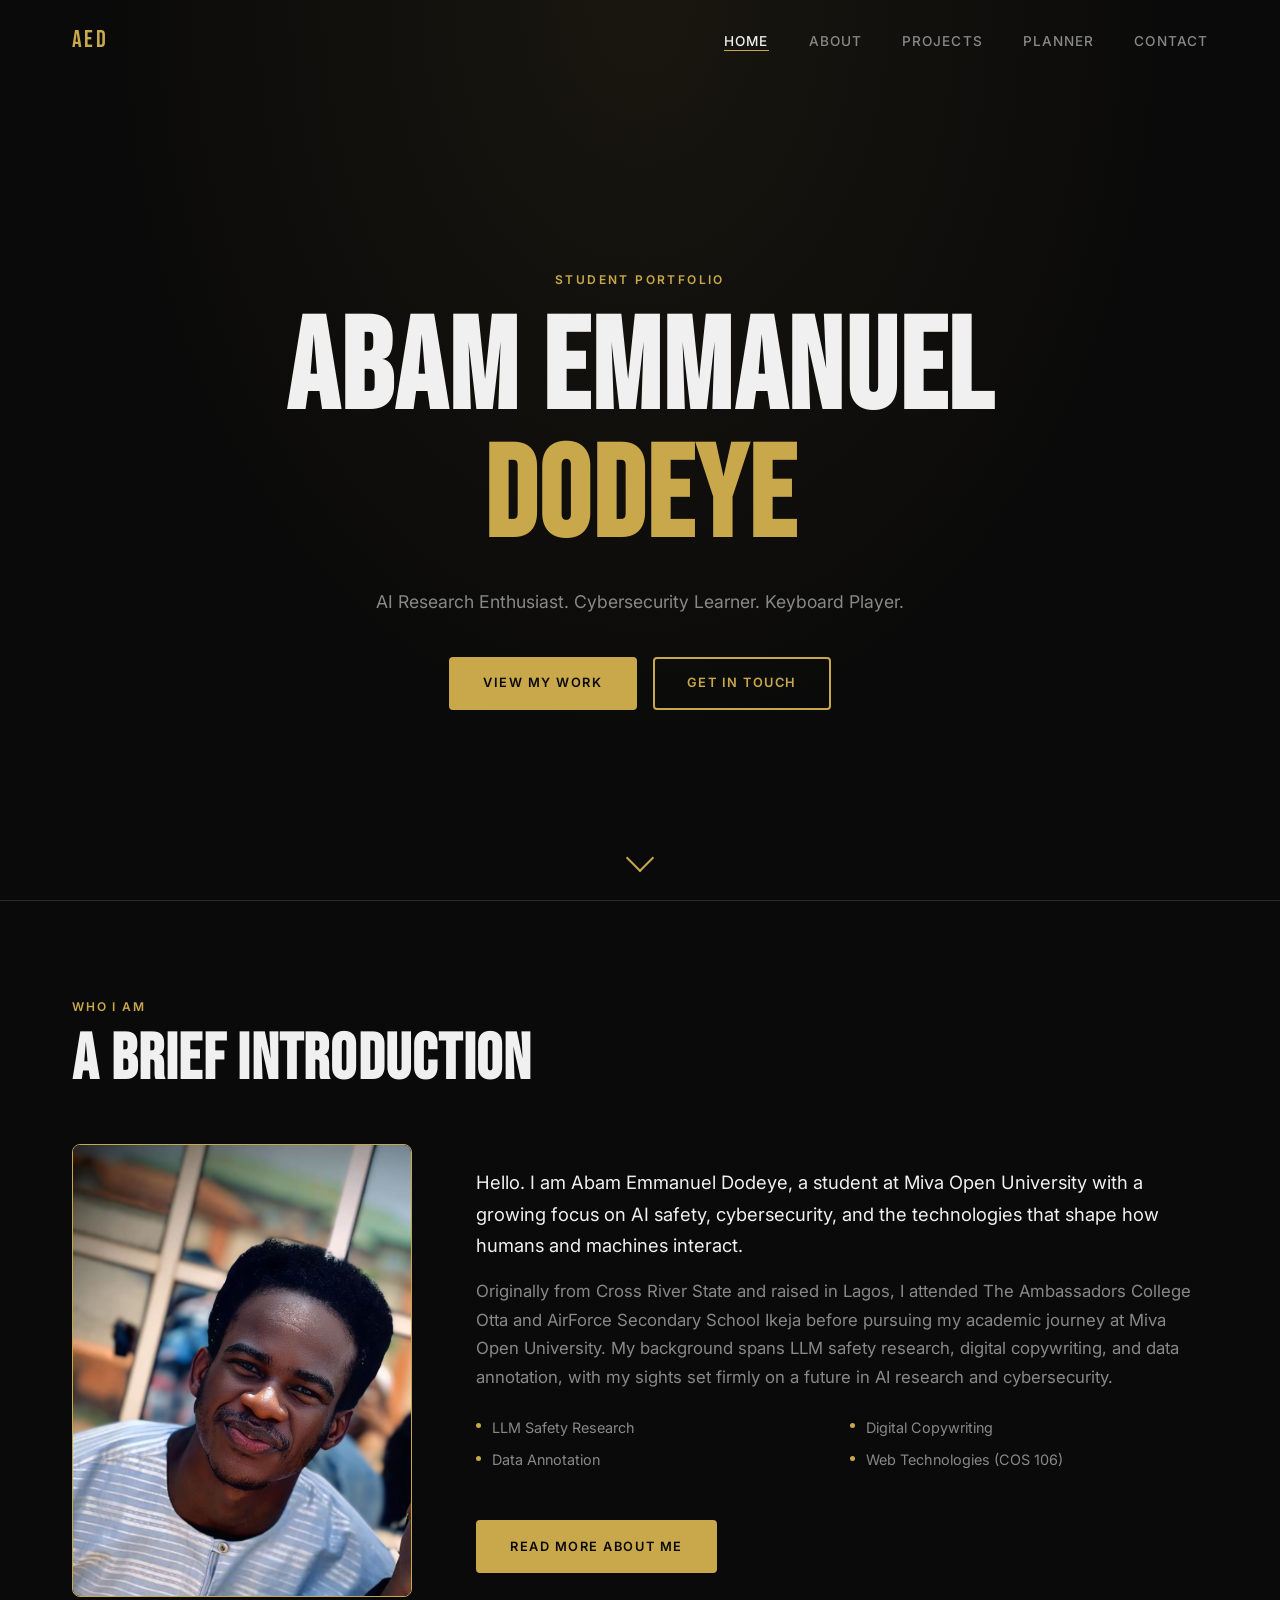
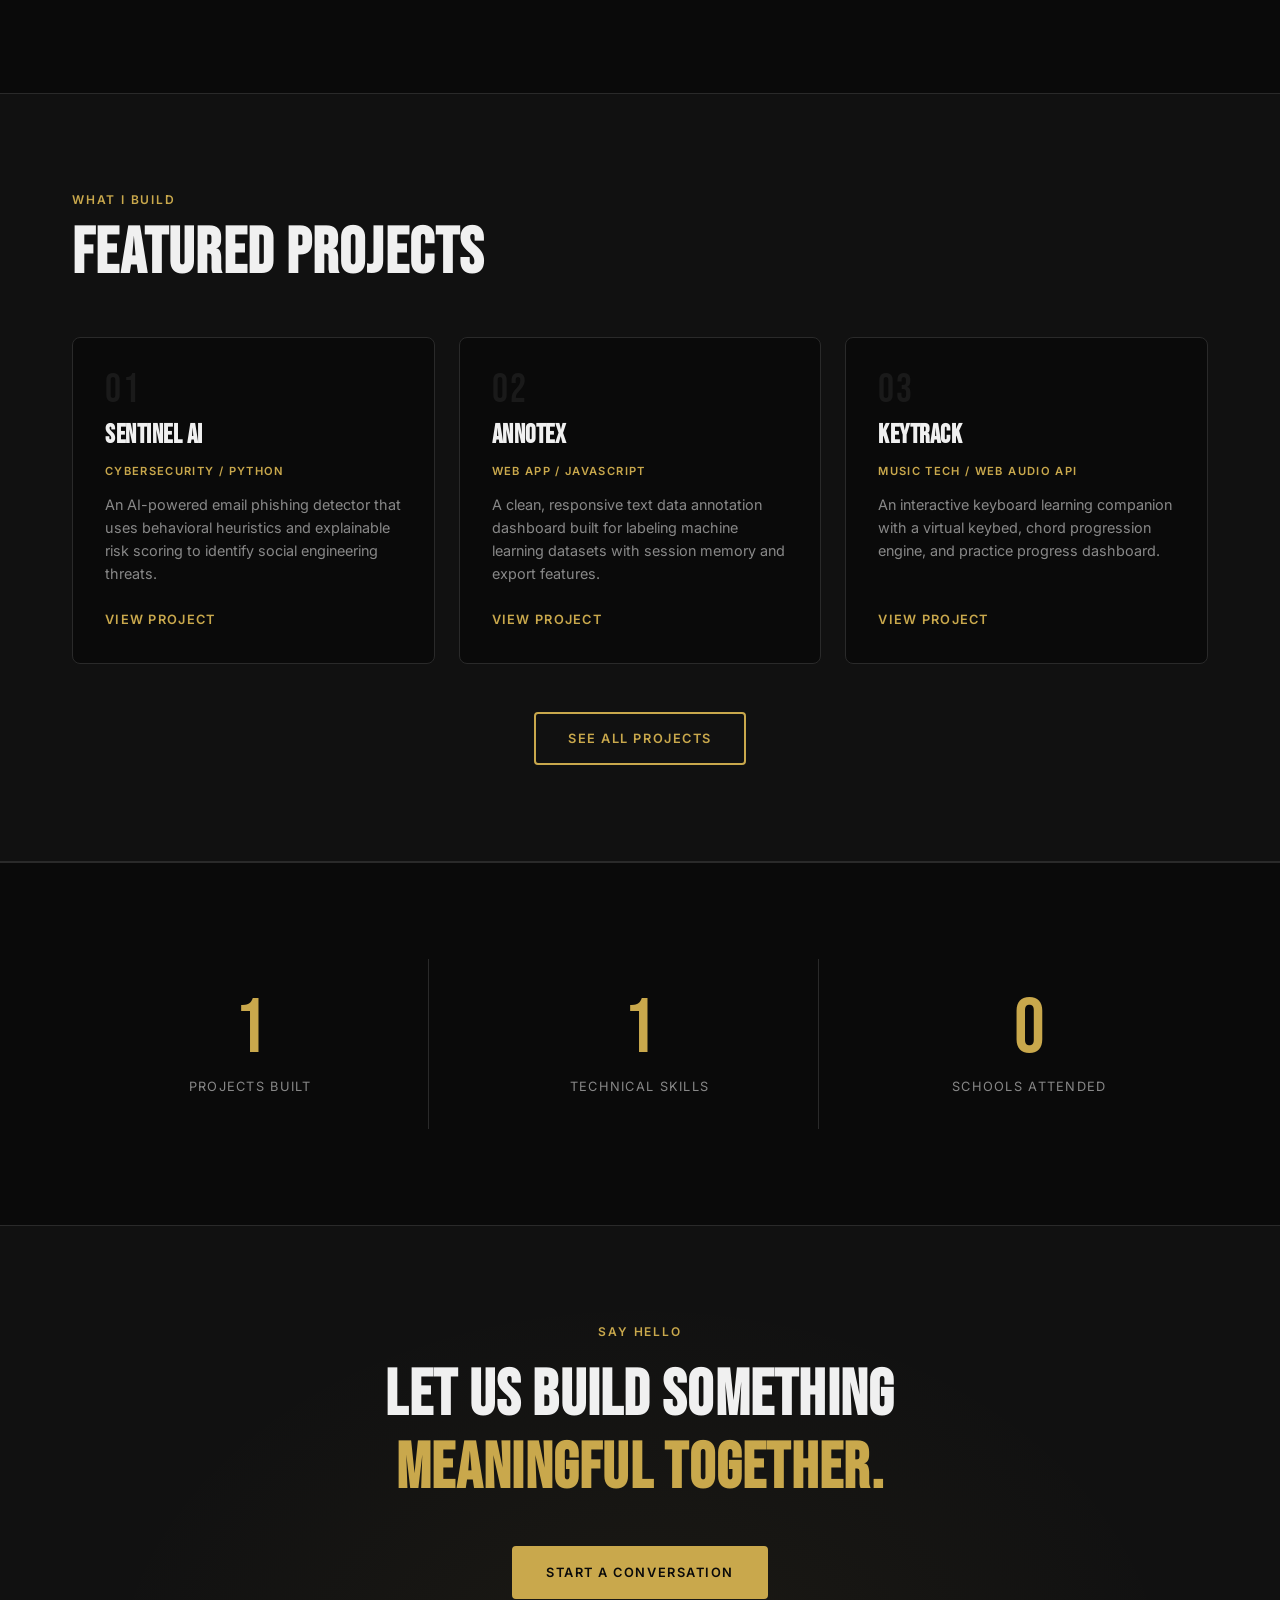
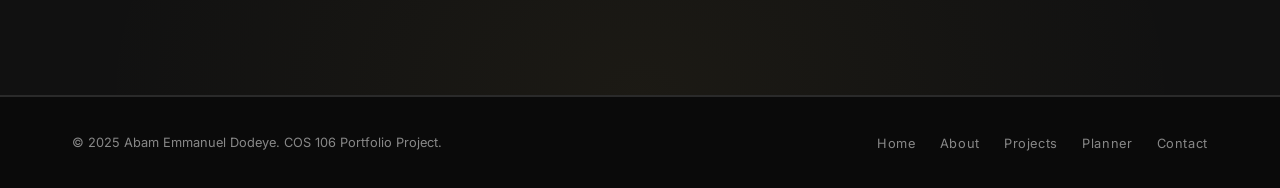
<file: index.html>
<!DOCTYPE html>
<html lang="en">

<!--
  PROJECT: COS 106 Student Portfolio, Abam Emmanuel Dodeye
  FILE: index.html (Homepage)
  PURPOSE: This is the entry point of the portfolio. It introduces the student,
           provides navigation to all other pages, and sets the visual tone
           for the entire site. Every section here uses semantic HTML elements
           so browsers and screen readers understand the page structure.
-->

<head>
  <meta charset="UTF-8" />

  <!--
    VIEWPORT META: Tells mobile browsers to use the device width as the layout width.
    Without this, mobile browsers zoom out and show a desktop-sized layout shrunk down.
    This is required for any responsive design to work correctly.
  -->
  <meta name="viewport" content="width=device-width, initial-scale=1.0" />

  <title>Abam Emmanuel Dodeye | Portfolio</title>

  <!--
    GOOGLE FONTS: Loads two fonts over the network.
    - "Bebas Neue" is used for large display headings, bold and impactful.
    - "Inter" is used for body text, clean and highly readable at small sizes.
    These are linked here so they are available before the page renders.
  -->
  <link rel="preconnect" href="https://fonts.googleapis.com" />
  <link rel="preconnect" href="https://fonts.gstatic.com" crossorigin />
  <link
    href="https://fonts.googleapis.com/css2?family=Bebas+Neue&family=Inter:wght@300;400;500;600;700&display=swap"
    rel="stylesheet"
  />

  <!--
    EXTERNAL STYLESHEET: All visual styles live in one shared file.
    Every page in this project links to this same file so the design stays consistent.
    Keeping styles external means you can change the whole site look by editing one file.
  -->
  <link rel="stylesheet" href="css/style.css" />
</head>

<body>

  <!--
    HEADER / NAV: The fixed navigation bar at the top of every page.
    - "fixed-nav" positions it above the page and keeps it visible while scrolling.
    - JavaScript will add the class "scrolled" when the user scrolls down,
      which gives the nav a solid dark background so text stays readable.
    - The nav uses a semantic <nav> element inside <header> so screen readers
      know this is the site navigation landmark.
  -->
  <header class="fixed-nav" id="navbar">
    <nav class="nav-container">

      <!--
        LOGO LINK: Clicking the name returns the user to the homepage.
        Using the initials styled as a wordmark keeps the nav clean and minimal.
      -->
      <a href="index.html" class="nav-logo">AED</a>

      <!--
        HAMBURGER BUTTON: Only visible on mobile screens (controlled via CSS).
        When clicked, JavaScript toggles the "nav-open" class on the nav links
        to show or hide the mobile menu. aria-label makes it accessible
        for screen reader users who cannot see the icon.
      -->
      <button class="nav-toggle" id="navToggle" aria-label="Toggle navigation">
        <span></span>
        <span></span>
        <span></span>
      </button>

      <!--
        NAV LINKS: The main site navigation list.
        Using <ul> and <li> is semantically correct for a list of links.
        On desktop these sit in a horizontal row. On mobile they stack vertically.
        The current page link gets the "active" class for visual feedback.
      -->
      <ul class="nav-links" id="navLinks">
        <li><a href="index.html" class="active">Home</a></li>
        <li><a href="about.html">About</a></li>
        <li><a href="projects.html">Projects</a></li>
        <li><a href="planner.html">Planner</a></li>
        <li><a href="contact.html">Contact</a></li>
      </ul>

    </nav>
  </header>

  <!--
    MAIN CONTENT: The <main> element wraps all primary page content.
    It tells browsers and assistive technologies that this is the core content,
    not the header or footer. There should only be one <main> per page.
  -->
  <main>

    <!--
      HERO SECTION: The large full-screen opening section of the homepage.
      It immediately presents the student's name and role in bold typography,
      similar to the Landon Norris reference site. The goal is visual impact.
      The "reveal" class is used by the Intersection Observer in main.js
      to trigger the fade-up animation when the section enters the viewport.
    -->
    <section class="hero" id="hero">

      <!--
        HERO CONTENT WRAPPER: Centers the text vertically and horizontally
        within the full-viewport hero section using Flexbox in the CSS.
      -->
      <div class="hero-content">

        <!--
          HERO LABEL: A small uppercase label above the main name.
          This is a common design pattern on modern portfolios to
          give context before the large display name appears.
        -->
        <p class="hero-label">Student Portfolio</p>

        <!--
          HERO NAME: The student's full name as the primary heading.
          clamp() in the CSS makes this scale fluidly between screen sizes
          without needing separate breakpoint rules for font size alone.
          <span> wraps the last name so it can be styled in gold separately.
        -->
        <h1 class="hero-name">
          Abam Emmanuel<br />
          <span class="gold">Dodeye</span>
        </h1>

        <!--
          HERO TAGLINE: A short, punchy description of who this person is.
          Kept to one line so it reads fast, similar to the reference site style.
        -->
        <p class="hero-tagline">
          AI Research Enthusiast. Cybersecurity Learner. Keyboard Player.
        </p>

        <!--
          HERO ACTIONS: Two call-to-action buttons.
          The primary button is solid gold and takes the user to the projects page.
          The secondary button is outlined and takes them to the contact page.
          Using <a> tags styled as buttons is correct when they navigate somewhere.
        -->
        <div class="hero-actions">
          <a href="projects.html" class="btn btn-primary">View My Work</a>
          <a href="contact.html" class="btn btn-secondary">Get In Touch</a>
        </div>

      </div>

      <!--
        HERO SCROLL INDICATOR: An animated downward arrow that hints to the user
        that there is more content below the fold. The animation is a CSS keyframe
        defined in style.css. It fades out automatically when the user scrolls
        via JavaScript adding a class.
      -->
      <div class="scroll-indicator" id="scrollIndicator">
        <span class="scroll-arrow"></span>
      </div>

    </section>

    <!--
      ABOUT SNAPSHOT SECTION: A brief biography section on the homepage.
      This is not the full About page. It gives just enough personal context
      to make the visitor curious and link them through to about.html.
      The "reveal" class triggers the scroll animation via Intersection Observer.
    -->
    <section class="section bio-snapshot reveal" id="bioSnapshot">

      <div class="container">

        <!--
          SECTION HEADER: A reusable layout pattern used across sections.
          The small label above the heading gives hierarchy and context.
          The heading itself uses clamp() so it scales across screen sizes.
        -->
        <div class="section-header">
          <p class="section-label">Who I Am</p>
          <h2 class="section-title">A Brief Introduction</h2>
        </div>

        <!--
          BIO GRID: Uses CSS Grid to place the photo placeholder and text
          side by side on desktop, and stack them vertically on mobile.
          The grid template is defined in style.css using a media query.
        -->
        <div class="bio-grid">

          <!--
            PHOTO PLACEHOLDER: Replace the inner content with an <img> tag
            when a real profile photo is available.
            Example: <img src="images/profile.jpg" alt="Abam Emmanuel Dodeye" />
            The placeholder box maintains the correct aspect ratio via CSS
            so the layout does not break without a real image.
          -->
         <!--
  PROFILE PHOTO
  Displays the student's photo inside the bio grid.
  The alt attribute is required for accessibility and rubric compliance.
-->
<div class="bio-photo-placeholder">
  <img src="images/profile.jpg" alt="Abam Emmanuel Dodeye" class="profile-photo" />
</div>
          <!--
            BIO TEXT: The actual biography content.
            Uses <p> tags for paragraph text and an unordered list for skills
            so the content is semantically correct and easy to scan.
          -->
          <div class="bio-text">

            <p class="bio-intro">
              Hello. I am Abam Emmanuel Dodeye, a student at Miva Open University
              with a growing focus on AI safety, cybersecurity, and the technologies
              that shape how humans and machines interact.
            </p>

            <p>
              Originally from Cross River State and raised in Lagos, I attended
              The Ambassadors College Otta and AirForce Secondary School Ikeja
              before pursuing my academic journey at Miva Open University. My
              background spans LLM safety research, digital copywriting, and
              data annotation, with my sights set firmly on a future in AI
              research and cybersecurity.
            </p>

            <!--
              SKILLS LIST: A semantic unordered list of current technical skills.
              The list format makes this content easy to scan quickly,
              which is important for recruiters and visitors with limited time.
            -->
            <ul class="skills-list">
              <li>LLM Safety Research</li>
              <li>Digital Copywriting</li>
              <li>Data Annotation</li>
              <li>Web Technologies (COS 106)</li>
            </ul>

            <a href="about.html" class="btn btn-primary" style="margin-top: 1.5rem;">
              Read More About Me
            </a>

          </div>

        </div>

      </div>

    </section>

    <!--
      FEATURED PROJECTS SECTION: A preview of the three main projects.
      Shows cards with the project name and a short teaser. Clicking any card
      or the section CTA takes the user to the full projects page.
      Each card uses the "reveal" class for the scroll animation.
    -->
    <section class="section projects-preview reveal" id="projectsPreview">

      <div class="container">

        <div class="section-header">
          <p class="section-label">What I Build</p>
          <h2 class="section-title">Featured Projects</h2>
        </div>

        <!--
          PROJECTS GRID: CSS Grid with three equal columns on desktop,
          two on tablet, one on mobile. Defined in style.css with media queries.
          Each card has a hover effect transition defined in CSS.
        -->
        <div class="projects-grid">

          <!--
            PROJECT CARD: Each card represents one project.
            - The number badge is decorative and gives a visual count.
            - The tag shows the primary technology stack focus.
            - The arrow link points to the full projects page.
          -->
          <article class="project-card reveal">
            <span class="project-number">01</span>
            <h3 class="project-name">Sentinel AI</h3>
            <p class="project-tag">Cybersecurity / Python</p>
            <p class="project-desc">
              An AI-powered email phishing detector that uses behavioral heuristics
              and explainable risk scoring to identify social engineering threats.
            </p>
            <a href="projects.html" class="card-link">View Project</a>
          </article>

          <article class="project-card reveal">
            <span class="project-number">02</span>
            <h3 class="project-name">Annotex</h3>
            <p class="project-tag">Web App / JavaScript</p>
            <p class="project-desc">
              A clean, responsive text data annotation dashboard built for labeling
              machine learning datasets with session memory and export features.
            </p>
            <a href="projects.html" class="card-link">View Project</a>
          </article>

          <article class="project-card reveal">
            <span class="project-number">03</span>
            <h3 class="project-name">KeyTrack</h3>
            <p class="project-tag">Music Tech / Web Audio API</p>
            <p class="project-desc">
              An interactive keyboard learning companion with a virtual keybed,
              chord progression engine, and practice progress dashboard.
            </p>
            <a href="projects.html" class="card-link">View Project</a>
          </article>

        </div>

        <div class="section-cta">
          <a href="projects.html" class="btn btn-secondary">See All Projects</a>
        </div>

      </div>

    </section>

    <!--
      STATS / HIGHLIGHTS SECTION: A horizontal row of three quick-hit numbers
      or facts. These are common on modern portfolios and add visual weight
      between content sections. Numbers animate up from zero using JS
      when they enter the viewport.
    -->
    <section class="section stats-section reveal" id="statsSection">

      <div class="container">

        <!--
          STATS GRID: Three equal columns on desktop, stacks on mobile.
          The "data-target" attribute is read by the countUp() function
          in main.js to know what number to count to.
        -->
        <div class="stats-grid">

          <div class="stat-item">
            <span class="stat-number" data-target="3">0</span>
            <p class="stat-label">Projects Built</p>
          </div>

          <div class="stat-item">
            <span class="stat-number" data-target="4">0</span>
            <p class="stat-label">Technical Skills</p>
          </div>

          <div class="stat-item">
            <span class="stat-number" data-target="2">0</span>
            <p class="stat-label">Schools Attended</p>
          </div>

        </div>

      </div>

    </section>

    <!--
      CONTACT TEASER SECTION: A bold, full-width call-to-action at the bottom
      of the homepage inviting visitors to reach out. Mirrors the style
      of the Landon Norris site where the footer area has a strong CTA.
    -->
    <section class="section contact-teaser reveal" id="contactTeaser">

      <div class="container">
        <p class="section-label">Say Hello</p>
        <h2 class="teaser-heading">
          Let us build something<br />
          <span class="gold">meaningful together.</span>
        </h2>
        <a href="contact.html" class="btn btn-primary">Start A Conversation</a>
      </div>

    </section>

  </main>

  <!--
    FOOTER: The site-wide footer at the bottom of every page.
    Contains copyright and quick links. Kept minimal in keeping
    with the black and gold minimalist aesthetic.
  -->
  <footer class="site-footer">
    <div class="container footer-inner">

      <p class="footer-copy">
        &copy; 2025 Abam Emmanuel Dodeye. COS 106 Portfolio Project.
      </p>

      <!--
        FOOTER NAV: Repeating key links in the footer is a usability
        best practice. Users who reach the bottom of the page should
        not have to scroll back to the top to navigate.
      -->
      <ul class="footer-links">
        <li><a href="index.html">Home</a></li>
        <li><a href="about.html">About</a></li>
        <li><a href="projects.html">Projects</a></li>
        <li><a href="planner.html">Planner</a></li>
        <li><a href="contact.html">Contact</a></li>
      </ul>

    </div>
  </footer>

  <!--
    MAIN JAVASCRIPT: Loaded at the very bottom of the body tag.
    This is intentional. The browser parses HTML top to bottom.
    Loading JS here means all HTML elements exist in the DOM before
    the script tries to find and manipulate them. If loaded in <head>,
    the script would run before elements existed and throw errors.
  -->
  <script src="js/main.js"></script>

</body>
</html>
</file>
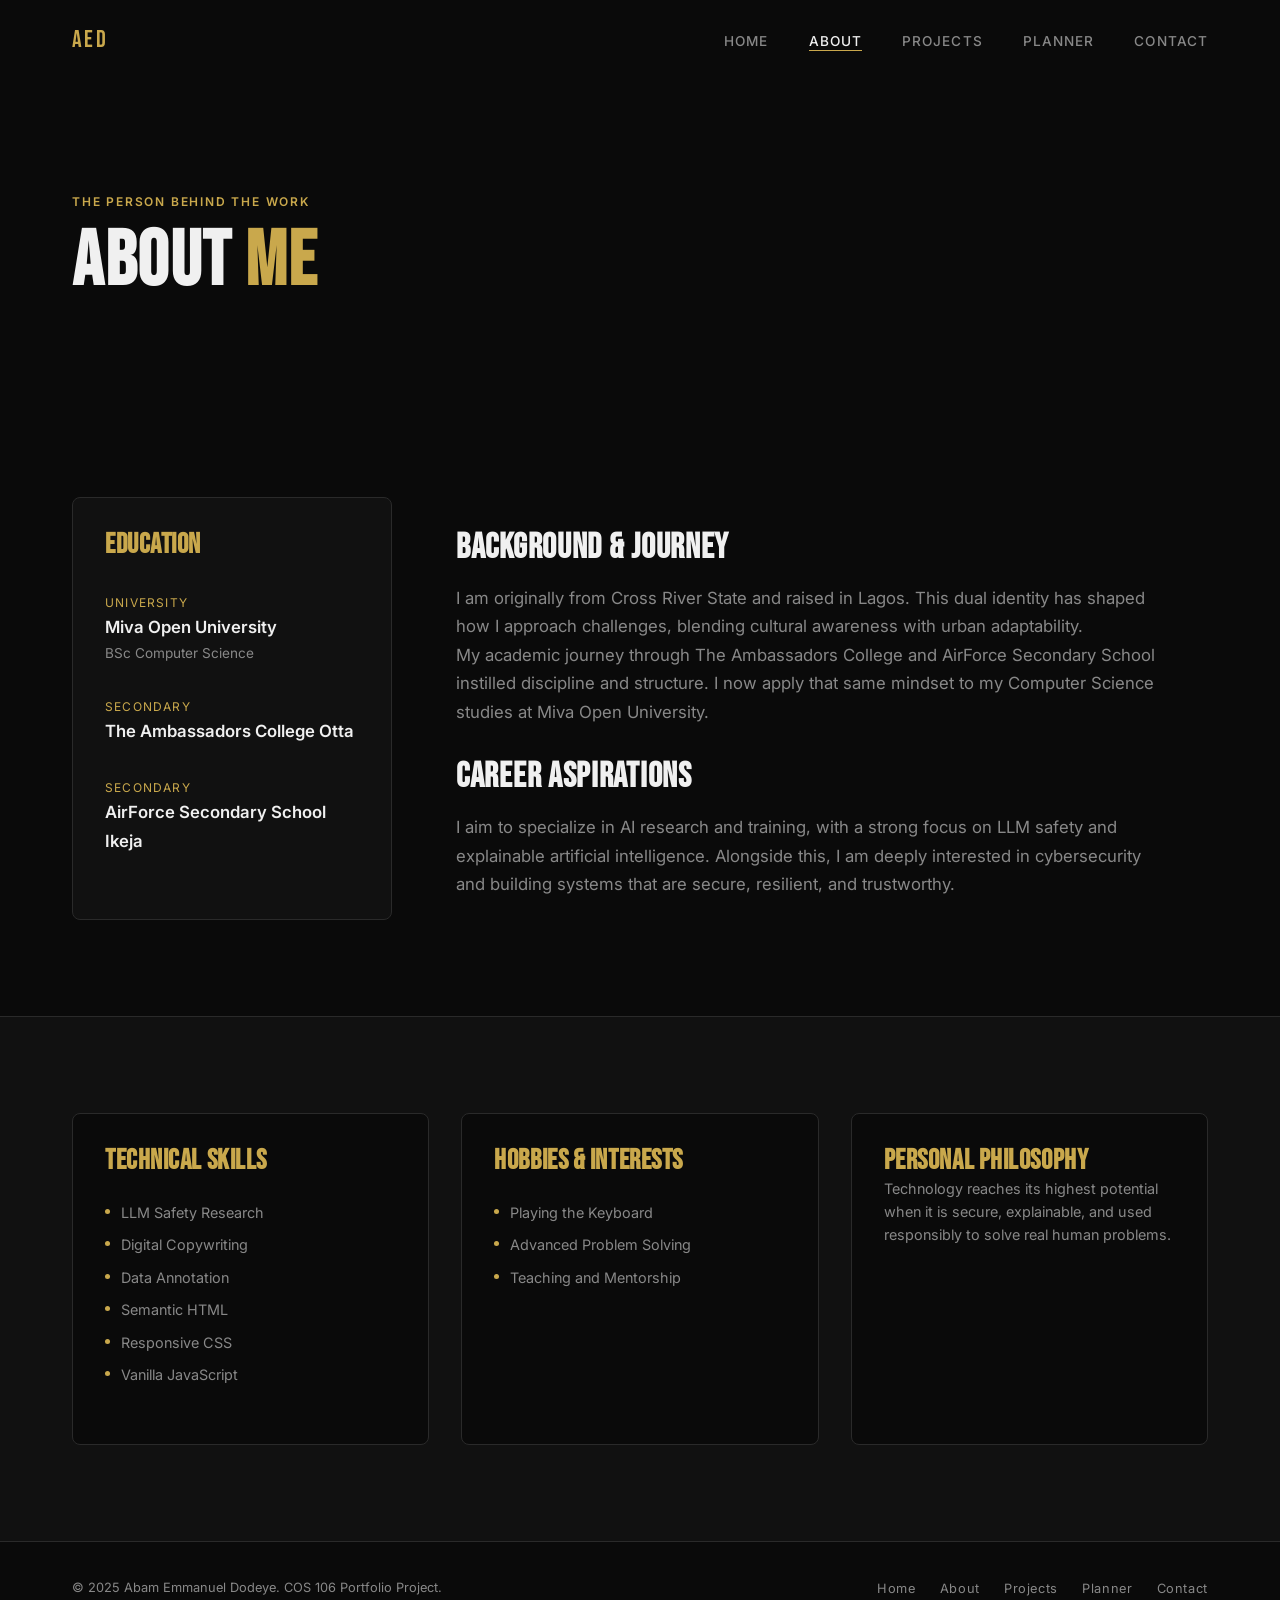
<file: about.html>
<!DOCTYPE html>
<html lang="en">

<!--
  PROJECT: COS 106 Student Portfolio
  PAGE: About Me
  PURPOSE:
  This page expands on the student's biography, education,
  career aspirations, technical skills, and hobbies.
  All styling is handled in the external stylesheet.
-->

<head>
  <meta charset="UTF-8" />
  <meta name="viewport" content="width=device-width, initial-scale=1.0" />
  <title>About Me | Abam Emmanuel Dodeye</title>

  <!-- GOOGLE FONTS -->
  <link rel="preconnect" href="https://fonts.googleapis.com" />
  <link rel="preconnect" href="https://fonts.gstatic.com" crossorigin />
  <link href="https://fonts.googleapis.com/css2?family=Bebas+Neue&family=Inter:wght@300;400;500;600;700&display=swap" rel="stylesheet" />

  <!-- EXTERNAL STYLESHEET -->
  <link rel="stylesheet" href="css/style.css" />
</head>

<body>

  <!-- NAVIGATION -->
  <header class="fixed-nav scrolled" id="navbar">
    <nav class="nav-container">
      <a href="index.html" class="nav-logo">AED</a>

      <button class="nav-toggle" id="navToggle" aria-label="Toggle navigation">
        <span></span><span></span><span></span>
      </button>

      <ul class="nav-links" id="navLinks">
        <li><a href="index.html">Home</a></li>
        <li><a href="about.html" class="active">About</a></li>
        <li><a href="projects.html">Projects</a></li>
        <li><a href="planner.html">Planner</a></li>
        <li><a href="contact.html">Contact</a></li>
      </ul>
    </nav>
  </header>

  <!--
    MAIN CONTENT
    padding-top handled via CSS class to avoid inline styling.
  -->
  <main class="page-content">

    <!-- PAGE HEADER -->
    <section class="section reveal">
      <div class="container">
        <p class="section-label">The Person Behind The Work</p>
        <h1 class="page-title">
          About <span class="gold">Me</span>
        </h1>
      </div>
    </section>

    <!-- BIOGRAPHY + EDUCATION -->
    <section class="section reveal">
      <div class="container about-grid">

        <!-- EDUCATION SIDEBAR -->
        <aside class="education-panel">

          <h3 class="gold education-title">Education</h3>

          <div class="education-item">
            <p class="education-label">University</p>
            <p class="education-school">Miva Open University</p>
            <p class="education-detail">BSc Computer Science</p>
          </div>

          <div class="education-item">
            <p class="education-label">Secondary</p>
            <p class="education-school">The Ambassadors College Otta</p>
          </div>

          <div class="education-item">
            <p class="education-label">Secondary</p>
            <p class="education-school">AirForce Secondary School Ikeja</p>
          </div>

        </aside>

        <!-- BIO TEXT -->
        <div class="about-text">

          <h2 class="about-heading">Background & Journey</h2>

          <p>
            I am originally from Cross River State and raised in Lagos.
            This dual identity has shaped how I approach challenges,
            blending cultural awareness with urban adaptability.
          </p>

          <p>
            My academic journey through The Ambassadors College and
            AirForce Secondary School instilled discipline and structure.
            I now apply that same mindset to my Computer Science studies
            at Miva Open University.
          </p>

          <h2 class="about-heading">Career Aspirations</h2>

          <p>
            I aim to specialize in AI research and training, with a strong
            focus on LLM safety and explainable artificial intelligence.
            Alongside this, I am deeply interested in cybersecurity and
            building systems that are secure, resilient, and trustworthy.
                      </p>

        </div>

      </div>
    </section>

    <!-- SKILLS + HOBBIES -->
    <section class="section about-cards reveal">
      <div class="container about-cards-grid">

        <article class="project-card">
          <h3 class="gold">Technical Skills</h3>
          <ul class="skills-list single-column">
            <li>LLM Safety Research</li>
            <li>Digital Copywriting</li>
            <li>Data Annotation</li>
            <li>Semantic HTML</li>
            <li>Responsive CSS</li>
            <li>Vanilla JavaScript</li>
          </ul>
        </article>

        <article class="project-card">
          <h3 class="gold">Hobbies & Interests</h3>
          <ul class="skills-list single-column">
            <li>Playing the Keyboard</li>
            <li>Advanced Problem Solving</li>
            <li>Teaching and Mentorship</li>
          </ul>
        </article>

        <article class="project-card">
          <h3 class="gold">Personal Philosophy</h3>
          <p class="project-desc">
            Technology reaches its highest potential when it is secure,
            explainable, and used responsibly to solve real human problems.
          </p>
        </article>

      </div>
    </section>

  </main>

  <!-- FOOTER -->
  <footer class="site-footer">
    <div class="container footer-inner">
      <p class="footer-copy">
        &copy; 2025 Abam Emmanuel Dodeye. COS 106 Portfolio Project.
      </p>
      <ul class="footer-links">
        <li><a href="index.html">Home</a></li>
        <li><a href="about.html">About</a></li>
        <li><a href="projects.html">Projects</a></li>
        <li><a href="planner.html">Planner</a></li>
        <li><a href="contact.html">Contact</a></li>
      </ul>
    </div>
  </footer>

  <script src="js/main.js"></script>
</body>
</html>
          </p>

        </div>

      </div>
</file>
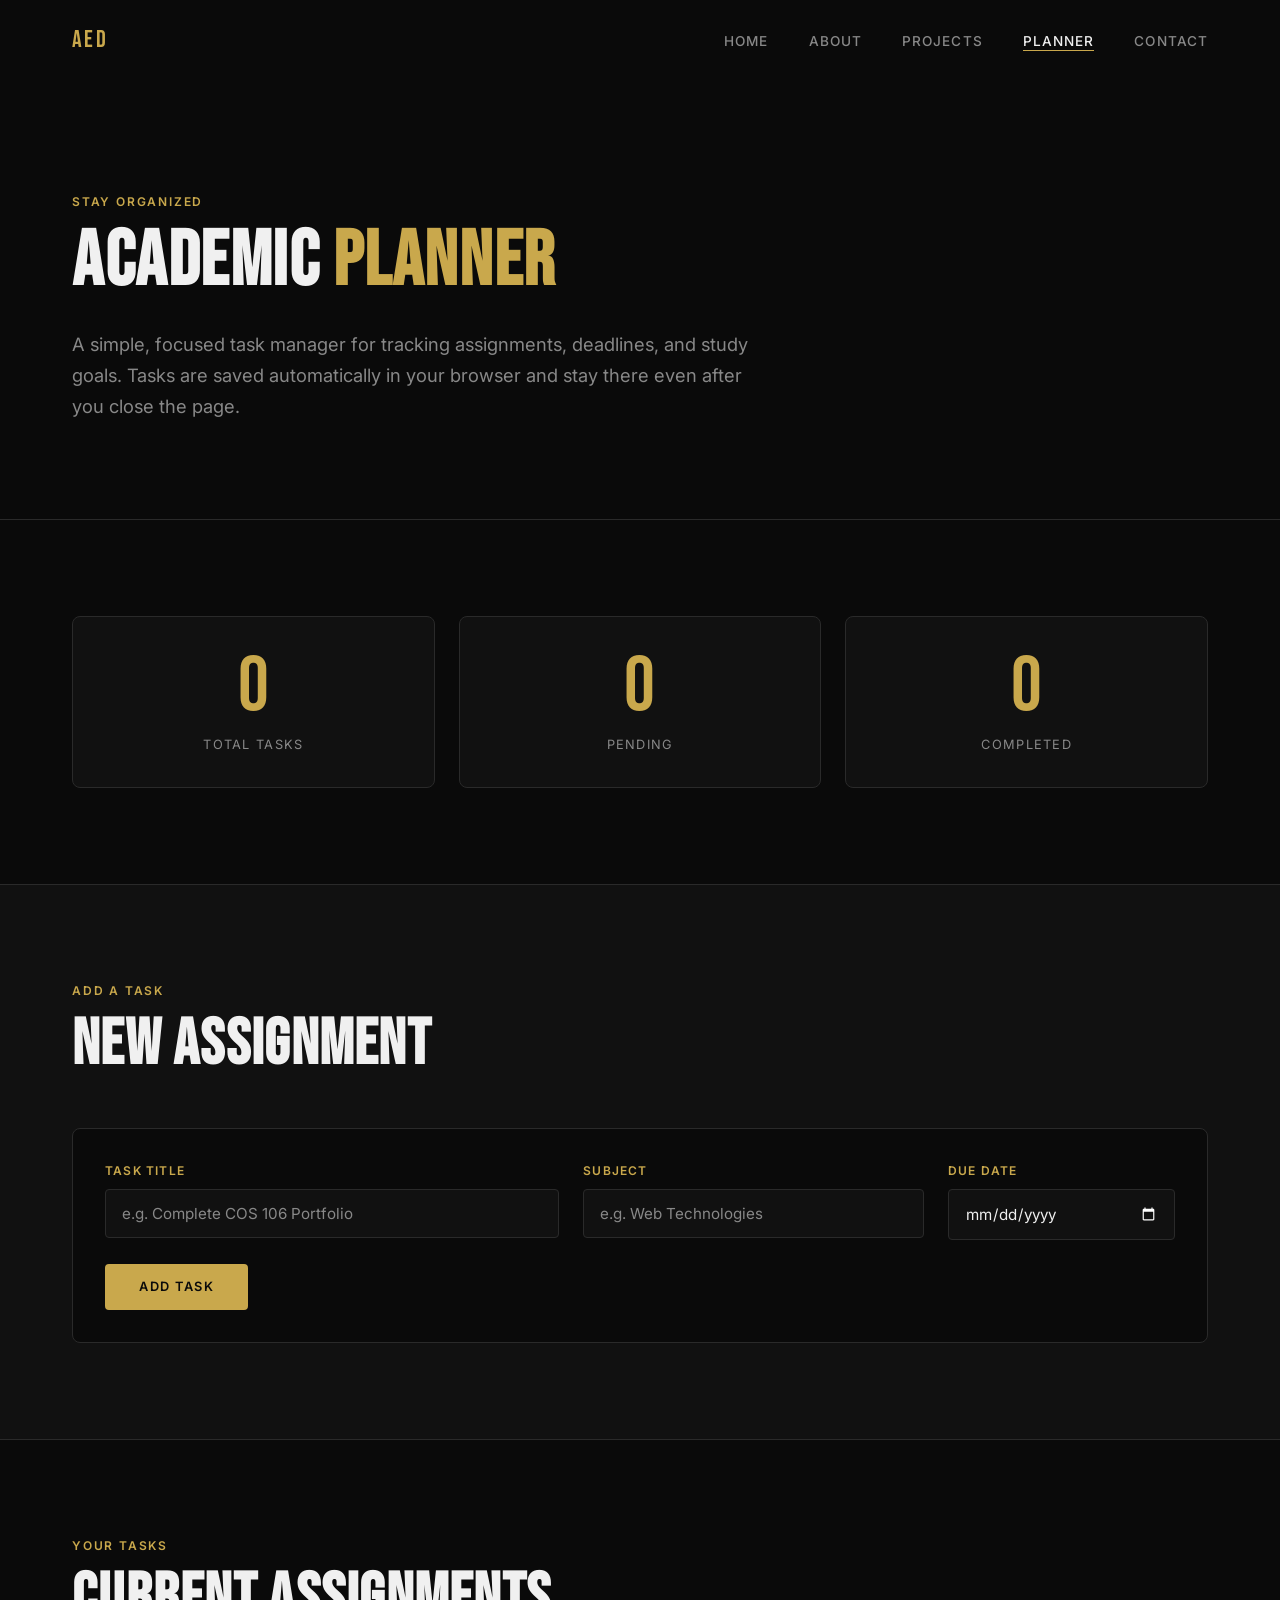
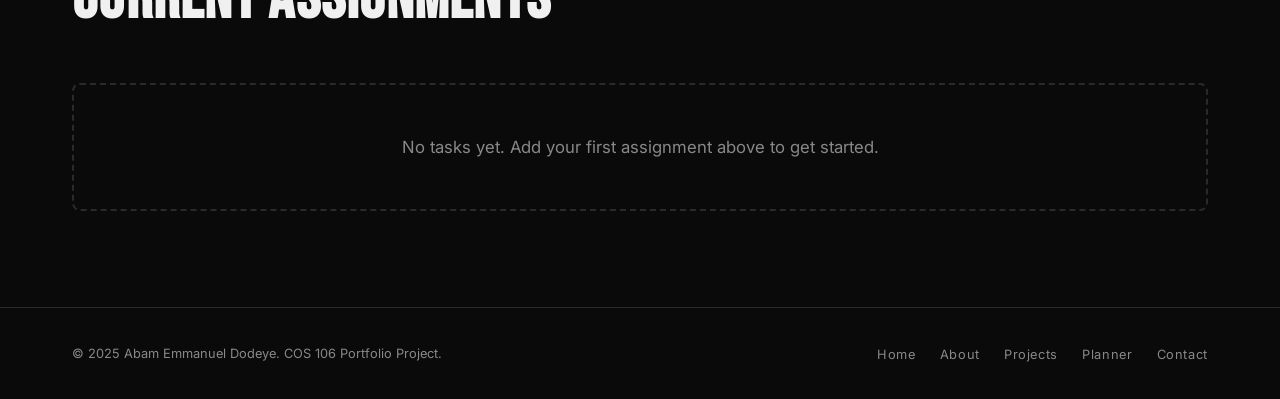
<file: planner.html>
<!DOCTYPE html>
<html lang="en">

<!--
  PROJECT: COS 106 Student Portfolio
  PAGE: Academic Planner
  PURPOSE:
  An interactive task manager where the user can add, complete, and 
  delete academic tasks. Uses JavaScript to satisfy the interactive
  task management requirement in the project brief.
-->

<head>
  <meta charset="UTF-8" />
  <meta name="viewport" content="width=device-width, initial-scale=1.0" />
  <title>Academic Planner | Abam Emmanuel Dodeye</title>

  <!-- GOOGLE FONTS -->
  <link rel="preconnect" href="https://fonts.googleapis.com" />
  <link rel="preconnect" href="https://fonts.gstatic.com" crossorigin />
  <link href="https://fonts.googleapis.com/css2?family=Bebas+Neue&family=Inter:wght@300;400;500;600;700&display=swap" rel="stylesheet" />

  <!-- EXTERNAL STYLESHEET -->
  <link rel="stylesheet" href="css/style.css" />
</head>

<body>

  <!-- NAVIGATION -->
  <header class="fixed-nav scrolled" id="navbar">
    <nav class="nav-container">
      <a href="index.html" class="nav-logo">AED</a>

      <button class="nav-toggle" id="navToggle" aria-label="Toggle navigation">
        <span></span><span></span><span></span>
      </button>

      <ul class="nav-links" id="navLinks">
        <li><a href="index.html">Home</a></li>
        <li><a href="about.html">About</a></li>
        <li><a href="projects.html">Projects</a></li>
        <li><a href="planner.html" class="active">Planner</a></li>
        <li><a href="contact.html">Contact</a></li>
      </ul>
    </nav>
  </header>

  <main class="page-content">

    <!-- PAGE HEADER -->
    <section class="section reveal">
      <div class="container">
        <p class="section-label">Stay Organized</p>
        <h1 class="page-title">
          Academic <span class="gold">Planner</span>
        </h1>
        <p class="page-intro">
          A simple, focused task manager for tracking assignments,
          deadlines, and study goals. Tasks are saved automatically
          in your browser and stay there even after you close the page.
        </p>
      </div>
    </section>

    <!--
      PLANNER STATS
      Live counters that update as tasks are added, completed, or deleted.
      JavaScript reads the current task list and writes the numbers here.
    -->
    <section class="section planner-stats-section reveal">
      <div class="container">
        <div class="planner-stats">

          <div class="planner-stat">
            <span class="stat-number" id="totalTasks">0</span>
            <p class="stat-label">Total Tasks</p>
          </div>

          <div class="planner-stat">
            <span class="stat-number" id="pendingTasks">0</span>
            <p class="stat-label">Pending</p>
          </div>

          <div class="planner-stat">
            <span class="stat-number" id="completedTasks">0</span>
            <p class="stat-label">Completed</p>
          </div>

        </div>
      </div>
    </section>

    <!--
      TASK FORM
      Form for entering new tasks. Submission is handled by JavaScript
      which prevents the default page reload and instead adds the task
      dynamically to the DOM and to LocalStorage.
    -->
    <section class="section planner-form-section reveal">
      <div class="container">

        <div class="section-header">
          <p class="section-label">Add A Task</p>
          <h2 class="section-title">New Assignment</h2>
        </div>

        <form id="taskForm" class="task-form" novalidate>

          <div class="form-row">
            <div class="form-group">
              <label for="taskTitle">Task Title</label>
              <input
                type="text"
                id="taskTitle"
                name="taskTitle"
                placeholder="e.g. Complete COS 106 Portfolio"
                required
              />
            </div>

            <div class="form-group">
              <label for="taskSubject">Subject</label>
              <input
                type="text"
                id="taskSubject"
                name="taskSubject"
                placeholder="e.g. Web Technologies"
                required
              />
            </div>

            <div class="form-group">
              <label for="taskDue">Due Date</label>
              <input
                type="date"
                id="taskDue"
                name="taskDue"
                required
              />
            </div>
          </div>

          <button type="submit" class="btn btn-primary">Add Task</button>

        </form>

      </div>
    </section>

    <!--
      TASK LIST
      Empty on load. JavaScript populates this dynamically from the
      tasks array. Each task becomes a card with complete and delete buttons.
    -->
    <section class="section planner-list-section reveal">
      <div class="container">

        <div class="section-header">
          <p class="section-label">Your Tasks</p>
          <h2 class="section-title">Current Assignments</h2>
        </div>

        <!--
          EMPTY STATE
          Shown when the tasks array is empty. JavaScript hides this
          as soon as at least one task exists.
        -->
        <div class="task-empty-state" id="emptyState">
          <p>No tasks yet. Add your first assignment above to get started.</p>
        </div>

        <!--
          TASK LIST CONTAINER
          JavaScript inserts task cards inside this element.
        -->
        <ul class="task-list" id="taskList"></ul>

      </div>
    </section>

  </main>

  <!-- FOOTER -->
  <footer class="site-footer">
    <div class="container footer-inner">
      <p class="footer-copy">
        &copy; 2025 Abam Emmanuel Dodeye. COS 106 Portfolio Project.
      </p>
      <ul class="footer-links">
        <li><a href="index.html">Home</a></li>
        <li><a href="about.html">About</a></li>
        <li><a href="projects.html">Projects</a></li>
        <li><a href="planner.html">Planner</a></li>
        <li><a href="contact.html">Contact</a></li>
      </ul>
    </div>
  </footer>

  <script src="js/main.js"></script>
</body>
</html>
</file>
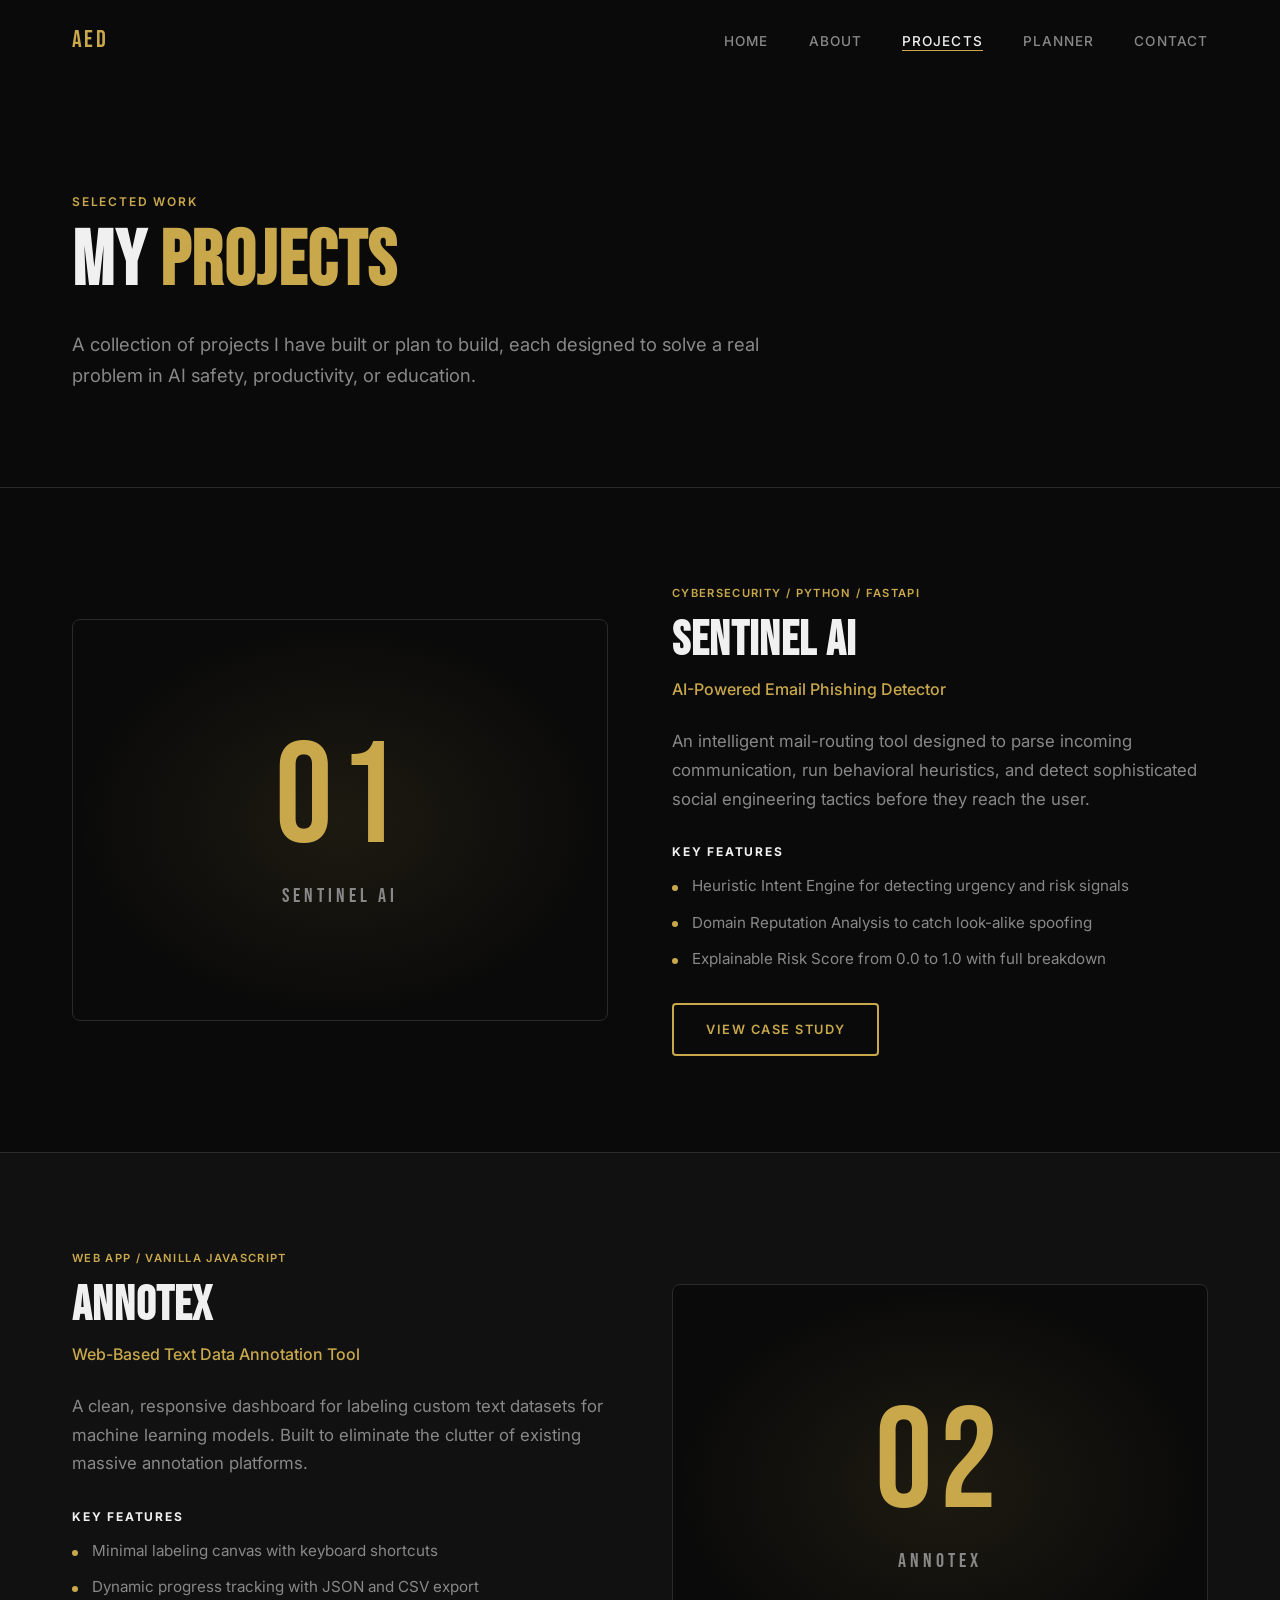
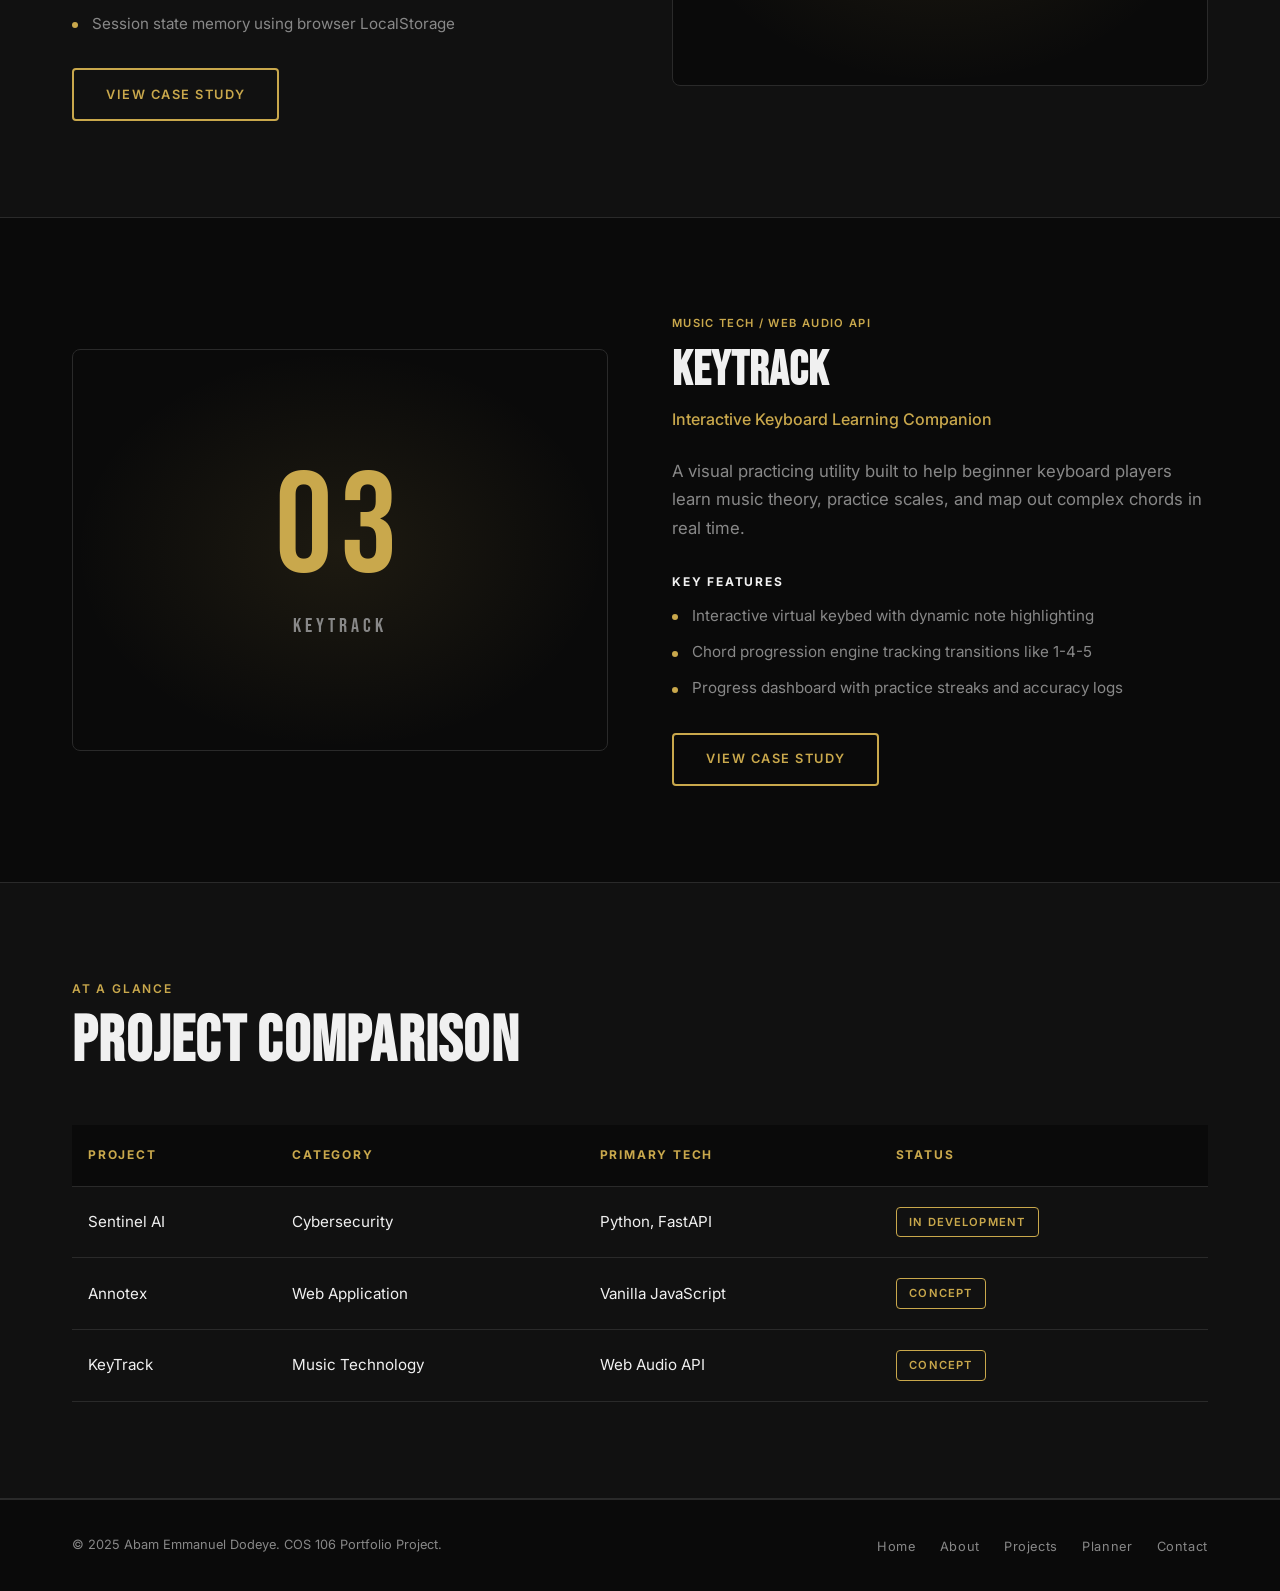
<file: projects.html>
<!DOCTYPE html>
<html lang="en">

<!--
  PROJECT: COS 106 Student Portfolio
  PAGE: Projects
  PURPOSE:
  Showcases the three main projects with descriptions, tech stacks,
  features, and simulated links. Satisfies the "at least three
  projects with descriptions, images, and links" project requirement.
-->

<head>
  <meta charset="UTF-8" />
  <meta name="viewport" content="width=device-width, initial-scale=1.0" />
  <title>Projects | Abam Emmanuel Dodeye</title>

  <!-- GOOGLE FONTS -->
  <link rel="preconnect" href="https://fonts.googleapis.com" />
  <link rel="preconnect" href="https://fonts.gstatic.com" crossorigin />
  <link href="https://fonts.googleapis.com/css2?family=Bebas+Neue&family=Inter:wght@300;400;500;600;700&display=swap" rel="stylesheet" />

  <!-- EXTERNAL STYLESHEET -->
  <link rel="stylesheet" href="css/style.css" />
</head>

<body>

  <!-- NAVIGATION -->
  <header class="fixed-nav scrolled" id="navbar">
    <nav class="nav-container">
      <a href="index.html" class="nav-logo">AED</a>

      <button class="nav-toggle" id="navToggle" aria-label="Toggle navigation">
        <span></span><span></span><span></span>
      </button>

      <ul class="nav-links" id="navLinks">
        <li><a href="index.html">Home</a></li>
        <li><a href="about.html">About</a></li>
        <li><a href="projects.html" class="active">Projects</a></li>
        <li><a href="planner.html">Planner</a></li>
        <li><a href="contact.html">Contact</a></li>
      </ul>
    </nav>
  </header>

  <main class="page-content">

    <!-- PAGE HEADER -->
    <section class="section reveal">
      <div class="container">
        <p class="section-label">Selected Work</p>
        <h1 class="page-title">
          My <span class="gold">Projects</span>
        </h1>
        <p class="page-intro">
          A collection of projects I have built or plan to build, each
          designed to solve a real problem in AI safety, productivity,
          or education.
        </p>
      </div>
    </section>

    <!--
      PROJECT SHOWCASE
      Each project is a full-width block with alternating image
      placement on desktop. Uses semantic <article> elements.
    -->

    <!-- PROJECT 1: SENTINEL AI -->
    <section class="section project-showcase reveal">
      <div class="container">
        <article class="project-block">

          <!-- IMAGE / VISUAL SIDE -->
          <div class="project-visual">
            <div class="project-visual-inner">
              <span class="project-visual-number">01</span>
              <p class="project-visual-label">Sentinel AI</p>
            </div>
          </div>

          <!-- CONTENT SIDE -->
          <div class="project-content">
            <p class="project-tag">Cybersecurity / Python / FastAPI</p>
            <h2 class="project-heading">Sentinel AI</h2>
            <p class="project-subheading">
              AI-Powered Email Phishing Detector
            </p>
            <p class="project-body">
              An intelligent mail-routing tool designed to parse incoming
              communication, run behavioral heuristics, and detect
              sophisticated social engineering tactics before they reach
              the user.
            </p>

            <h4 class="project-features-title">Key Features</h4>
            <ul class="project-features">
              <li>Heuristic Intent Engine for detecting urgency and risk signals</li>
              <li>Domain Reputation Analysis to catch look-alike spoofing</li>
              <li>Explainable Risk Score from 0.0 to 1.0 with full breakdown</li>
            </ul>

            <a href="#" class="btn btn-secondary project-link">View Case Study</a>
          </div>

        </article>
      </div>
    </section>

    <!-- PROJECT 2: ANNOTEX -->
    <section class="section project-showcase project-alt reveal">
      <div class="container">
        <article class="project-block reversed">

          <div class="project-visual">
            <div class="project-visual-inner">
              <span class="project-visual-number">02</span>
              <p class="project-visual-label">Annotex</p>
            </div>
          </div>

          <div class="project-content">
            <p class="project-tag">Web App / Vanilla JavaScript</p>
            <h2 class="project-heading">Annotex</h2>
            <p class="project-subheading">
              Web-Based Text Data Annotation Tool
            </p>
            <p class="project-body">
              A clean, responsive dashboard for labeling custom text
              datasets for machine learning models. Built to eliminate
              the clutter of existing massive annotation platforms.
            </p>

            <h4 class="project-features-title">Key Features</h4>
            <ul class="project-features">
              <li>Minimal labeling canvas with keyboard shortcuts</li>
              <li>Dynamic progress tracking with JSON and CSV export</li>
              <li>Session state memory using browser LocalStorage</li>
            </ul>

            <a href="#" class="btn btn-secondary project-link">View Case Study</a>
          </div>

        </article>
      </div>
    </section>

    <!-- PROJECT 3: KEYTRACK -->
    <section class="section project-showcase reveal">
      <div class="container">
        <article class="project-block">

          <div class="project-visual">
            <div class="project-visual-inner">
              <span class="project-visual-number">03</span>
              <p class="project-visual-label">KeyTrack</p>
            </div>
          </div>

          <div class="project-content">
            <p class="project-tag">Music Tech / Web Audio API</p>
            <h2 class="project-heading">KeyTrack</h2>
            <p class="project-subheading">
              Interactive Keyboard Learning Companion
            </p>
            <p class="project-body">
              A visual practicing utility built to help beginner keyboard
              players learn music theory, practice scales, and map out
              complex chords in real time.
            </p>

            <h4 class="project-features-title">Key Features</h4>
            <ul class="project-features">
              <li>Interactive virtual keybed with dynamic note highlighting</li>
              <li>Chord progression engine tracking transitions like 1-4-5</li>
              <li>Progress dashboard with practice streaks and accuracy logs</li>
            </ul>

            <a href="#" class="btn btn-secondary project-link">View Case Study</a>
          </div>

        </article>
      </div>
    </section>

    <!--
      PROJECT COMPARISON TABLE
      Uses semantic <table> to satisfy the "tables" HTML requirement
      in the project brief. Compares all three projects at a glance.
    -->
    <section class="section project-table-section reveal">
      <div class="container">

        <div class="section-header">
          <p class="section-label">At A Glance</p>
          <h2 class="section-title">Project Comparison</h2>
        </div>

        <div class="table-wrapper">
          <table class="project-table">
            <thead>
              <tr>
                <th>Project</th>
                <th>Category</th>
                <th>Primary Tech</th>
                <th>Status</th>
              </tr>
            </thead>
            <tbody>
              <tr>
                <td>Sentinel AI</td>
                <td>Cybersecurity</td>
                <td>Python, FastAPI</td>
                <td><span class="status-tag">In Development</span></td>
              </tr>
              <tr>
                <td>Annotex</td>
                <td>Web Application</td>
                <td>Vanilla JavaScript</td>
                <td><span class="status-tag">Concept</span></td>
              </tr>
              <tr>
                <td>KeyTrack</td>
                <td>Music Technology</td>
                <td>Web Audio API</td>
                <td><span class="status-tag">Concept</span></td>
              </tr>
            </tbody>
          </table>
        </div>

      </div>
    </section>

  </main>

  <!-- FOOTER -->
  <footer class="site-footer">
    <div class="container footer-inner">
      <p class="footer-copy">
        &copy; 2025 Abam Emmanuel Dodeye. COS 106 Portfolio Project.
      </p>
      <ul class="footer-links">
        <li><a href="index.html">Home</a></li>
        <li><a href="about.html">About</a></li>
        <li><a href="projects.html">Projects</a></li>
        <li><a href="planner.html">Planner</a></li>
        <li><a href="contact.html">Contact</a></li>
      </ul>
    </div>
  </footer>

  <script src="js/main.js"></script>
</body>
</html>
</file>
<file: css/style.css>
/* ============================================================
   COS 106 PORTFOLIO, Abam Emmanuel Dodeye
   FILE: css/style.css
   PURPOSE: Single external stylesheet for the entire portfolio.
   All pages link to this one file. Changes here affect every page.
   Structure:
   1. CSS Custom Properties (variables)
   2. Reset and Base Styles
   3. Typography
   4. Layout Utilities
   5. Navigation
   6. Hero Section
   7. Bio Snapshot Section
   8. Projects Preview Section
   9. Stats Section
   10. Contact Teaser Section
   11. Footer
   12. Buttons
   13. Scroll Reveal Animation
   14. Responsive Breakpoints
============================================================ */


/* ============================================================
   SECTION 1: CSS CUSTOM PROPERTIES
   These are CSS variables defined on the :root element, which means
   they are available everywhere in the stylesheet. Using variables means
   you only have to change a colour or font in one place to update
   the entire site. This is the single source of truth for design tokens.
============================================================ */

:root {

  /* COLOUR PALETTE: Minimalist black and gold theme */
  --color-bg:         #0a0a0a;   /* Near-black page background */
  --color-surface:    #111111;   /* Slightly lighter surface for cards */
  --color-surface-2:  #1a1a1a;   /* Hover states and borders */
  --color-gold:       #c9a84c;   /* Primary accent, warm gold */
  --color-gold-light: #e2c06a;   /* Lighter gold for hover states */
  --color-text:       #f0f0f0;   /* Primary text, off-white not pure white */
  --color-text-muted: #888888;   /* Secondary text, labels and captions */
  --color-border:     #2a2a2a;   /* Subtle borders between elements */

  /* TYPOGRAPHY: Font families loaded from Google Fonts */
  --font-display: 'Bebas Neue', sans-serif;   /* Used for large headings */
  --font-body:    'Inter', sans-serif;         /* Used for all body text */

  /* SPACING: Consistent spacing units used across the layout */
  --section-padding: 6rem 0;     /* Top and bottom padding for each section */
  --container-max:   1200px;     /* Maximum content width */

  /* TRANSITIONS: Reusable timing for hover effects */
  --transition-fast:   0.2s ease;
  --transition-medium: 0.4s ease;

  /* BORDER RADIUS: Consistent rounding on cards and buttons */
  --radius-sm: 4px;
  --radius-md: 8px;

}


/* ============================================================
   SECTION 2: RESET AND BASE STYLES
   The browser applies its own default styles to elements (margins,
   padding, bullet points, etc.). This reset removes those defaults
   so we start from a clean, predictable baseline across all browsers.
   box-sizing: border-box makes sizing elements much easier because
   padding and border are included in the width, not added on top of it.
============================================================ */

*,
*::before,
*::after {
  /* UNIVERSAL BOX SIZING: padding and border are included in width/height.
     Without this, a box set to width: 300px with 20px padding would
     actually be 340px wide. border-box prevents that surprise. */
  box-sizing: border-box;
  margin:  0;
  padding: 0;
}

html {
  /* SMOOTH SCROLLING: When an anchor link is clicked, the page scrolls
     smoothly instead of jumping instantly. This is controlled here in CSS
     and is separate from any JavaScript scroll handling. */
  scroll-behavior: smooth;
  font-size: 16px;
}

body {
  background-color: var(--color-bg);
  color:            var(--color-text);
  font-family:      var(--font-body);

  /* LINE HEIGHT: 1.7 gives body text comfortable breathing room between lines.
     The default of 1.2 is too tight for longer paragraphs. */
  line-height: 1.7;

  /* OVERFLOW-X HIDDEN: Prevents any element that accidentally overflows
     the viewport width from creating a horizontal scrollbar. */
  overflow-x: hidden;
}

/* ANCHOR TAGS: Remove default underline and inherit the parent colour.
   Specific link styles are applied via more targeted selectors below. */
a {
  text-decoration: none;
  color: inherit;
}

/* LISTS: Remove bullet points and indentation from all lists by default.
   Individual list components re-add styling where needed. */
ul {
  list-style: none;
}

/* IMAGES: Prevent images from ever exceeding their container width.
   display: block removes the small gap browsers add below inline images. */
img {
  max-width: 100%;
  display: block;
}


/* ============================================================
   SECTION 3: TYPOGRAPHY
   Font sizes use clamp() which accepts three values:
   clamp(minimum, preferred, maximum)
   The preferred value is a viewport-relative size (vw) that scales
   fluidly with the screen. The min and max cap it at sensible limits.
   This means no separate font-size rules are needed in breakpoints.
============================================================ */

h1, h2, h3, h4, h5, h6 {
  font-family: var(--font-display);
  line-height: 1.1;
  letter-spacing: 0.02em;
  color: var(--color-text);
}

h1 {
  /* CLAMP EXPLAINED: Never smaller than 3rem, ideally 8vw, never larger than 7rem.
     At a 1200px screen, 8vw = 96px (6rem). Scales down on small screens. */
  font-size: clamp(3rem, 8vw, 7rem);
}

h2 {
  font-size: clamp(2rem, 5vw, 4rem);
}

h3 {
  font-size: clamp(1.25rem, 2.5vw, 1.75rem);
}

p {
  font-size: clamp(0.9rem, 1.5vw, 1.05rem);
  color: var(--color-text-muted);
  max-width: 65ch;  /* MEASURE: Limits line length for readability. 65 characters
                       is considered the optimal line length for body text. */
}

/* GOLD UTILITY CLASS: Applied to any inline element that should appear in gold.
   Used on the last name in the hero and the CTA heading. */
.gold {
  color: var(--color-gold);
}


/* ============================================================
   SECTION 4: LAYOUT UTILITIES
   Reusable layout containers used across all sections.
   The .container class is the main content wrapper. It sets a max width
   and centres itself with auto margins. Every section uses this.
============================================================ */

.container {
  max-width:     var(--container-max);
  margin-left:   auto;
  margin-right:  auto;

  /* PADDING: Side padding keeps content from touching screen edges on mobile.
     clamp scales this from 1rem on tiny screens to 2rem on larger ones. */
  padding-left:  clamp(1rem, 4vw, 2rem);
  padding-right: clamp(1rem, 4vw, 2rem);
}

/* SECTION BASE: Applied to every major content section.
   Provides consistent vertical breathing room between sections. */
.section {
  padding: var(--section-padding);
}

/* SECTION HEADER: The label + title block used at the top of content sections. */
.section-header {
  margin-bottom: 3rem;
}

/* SECTION LABEL: The small uppercase category text above section titles.
   Similar to how Landon Norris site uses small category markers. */
.section-label {
  font-family:    var(--font-body);
  font-size:      0.75rem;
  font-weight:    600;
  letter-spacing: 0.15em;
  text-transform: uppercase;
  color:          var(--color-gold);
  margin-bottom:  0.5rem;

  /* OVERRIDE: Remove the max-width from the global p rule for this element */
  max-width: none;
}

/* SECTION CTA: The centered call-to-action below a section's content. */
.section-cta {
  margin-top: 3rem;
  text-align: center;
}


/* ============================================================
   SECTION 5: NAVIGATION
   The nav is fixed to the top of the viewport so it stays visible
   while scrolling. It starts transparent and gains a solid background
   when JavaScript adds the "scrolled" class after the user scrolls down.
   This pattern is common on premium portfolio and brand sites.
============================================================ */

.fixed-nav {
  /* FIXED POSITIONING: Removes the nav from normal document flow and pins
     it to the top of the viewport. z-index ensures it sits above all content. */
  position: fixed;
  top:      0;
  left:     0;
  width:    100%;
  z-index:  1000;

  /* START TRANSPARENT: No background color on load. transition animates
     the background color change when .scrolled is added by JavaScript. */
  background-color: transparent;
  transition: background-color var(--transition-medium),
              box-shadow        var(--transition-medium);
}

/* SCROLLED STATE: JavaScript adds this class when window.scrollY > 50.
   The nav background fades in smoothly thanks to the transition above. */
.fixed-nav.scrolled {
  background-color: rgba(10, 10, 10, 0.95);

  /* BOX SHADOW: Adds a subtle gold-tinted underline to separate the nav
     from the content below it, only when the nav has a background. */
  box-shadow: 0 1px 0 rgba(201, 168, 76, 0.2);
}

/* NAV CONTAINER: Flexbox row that places logo left and links right.
   align-items: center vertically centres them within the nav height. */
.nav-container {
  /* FLEXBOX ROW: Children sit side by side horizontally.
     justify-content: space-between pushes logo to the far left and links to the right.
     Without Flexbox, these would stack vertically. */
  display:         flex;
  justify-content: space-between;
  align-items:     center;
  max-width:       var(--container-max);
  margin:          0 auto;
  padding:         1.25rem clamp(1rem, 4vw, 2rem);
}

/* NAV LOGO: The initials wordmark in the top left. */
.nav-logo {
  font-family:    var(--font-display);
  font-size:      1.5rem;
  color:          var(--color-gold);
  letter-spacing: 0.1em;
  transition:     color var(--transition-fast);
}

.nav-logo:hover {
  color: var(--color-gold-light);
}

/* NAV LINKS LIST: Horizontal row of navigation links on desktop. */
.nav-links {
  display:     flex;
  align-items: center;
  gap:         2.5rem;
}

/* NAV LINK ITEMS: Individual navigation anchor tags. */
.nav-links a {
  font-family:    var(--font-body);
  font-size:      0.85rem;
  font-weight:    500;
  letter-spacing: 0.08em;
  text-transform: uppercase;
  color:          var(--color-text-muted);
  transition:     color var(--transition-fast);

  /* UNDERLINE ANIMATION: A pseudo-element creates an animated gold underline
     on hover. This is more flexible than using text-decoration. */
  position: relative;
  padding-bottom: 2px;
}

.nav-links a::after {
  /* PSEUDO-ELEMENT UNDERLINE: Created with content: '' so it renders
     but has no text. Positioned absolutely below the link text.
     Starts at width: 0 and transitions to width: 100% on hover. */
  content:    '';
  position:   absolute;
  bottom:     0;
  left:       0;
  width:      0;
  height:     1px;
  background: var(--color-gold);
  transition: width var(--transition-fast);
}

.nav-links a:hover,
.nav-links a.active {
  color: var(--color-text);
}

.nav-links a:hover::after,
.nav-links a.active::after {
  width: 100%;
}

/* HAMBURGER TOGGLE: Only shown on mobile. Hidden on desktop via CSS. */
.nav-toggle {
  /* RESET BUTTON STYLES: Browsers add default button padding and borders. */
  display:    none;
  flex-direction: column;
  gap:        5px;
  background: none;
  border:     none;
  cursor:     pointer;
  padding:    4px;
}

/* HAMBURGER LINES: Three <span> tags styled as horizontal bars. */
.nav-toggle span {
  display:    block;
  width:      24px;
  height:     2px;
  background: var(--color-text);
  transition: transform var(--transition-fast),
              opacity   var(--transition-fast);
}


/* ============================================================
   SECTION 6: HERO SECTION
   Full viewport height opening section. Uses Flexbox to centre
   the content both vertically and horizontally. The dark background
   makes the gold accent colour pop against it.
============================================================ */

.hero {
  /* FULL VIEWPORT HEIGHT: The hero fills the entire screen on load,
     pushing all other content below the fold. min-height prevents
     collapse on very short content. */
  min-height: 100vh;

  /* FLEXBOX CENTERING: Both justify-content and align-items: center
     together centre children both horizontally and vertically. */
  display:        flex;
  flex-direction: column;
  justify-content: center;
  align-items:    center;
  text-align:     center;
  position:       relative;

  /* PADDING TOP: Pushes content below the fixed nav bar (height ~70px)
     so the heading is not hidden behind the navigation. */
  padding-top: 5rem;

  /* BACKGROUND PATTERN: A subtle radial gradient gives the hero depth
     without distracting from the text. The gold gradient is faint. */
  background:
    radial-gradient(ellipse at 50% 0%, rgba(201, 168, 76, 0.08) 0%, transparent 60%),
    var(--color-bg);
}

/* HERO CONTENT: The inner wrapper that constrains content width
   so very long names do not stretch edge to edge on wide screens. */
.hero-content {
  max-width: 900px;
  padding:   0 clamp(1rem, 4vw, 2rem);
}

/* HERO LABEL: Small uppercase text above the main name. */
.hero-label {
  font-size:      0.75rem;
  font-weight:    600;
  letter-spacing: 0.2em;
  text-transform: uppercase;
  color:          var(--color-gold);
  margin-bottom:  1rem;
  max-width:      none;

  /* FADE-IN ANIMATION: Starts invisible and slides up into place.
     animation-fill-mode: both means the element holds its start state
     before the animation begins, preventing a flash of visible content. */
  animation: fadeUp 0.8s ease both;
  animation-delay: 0.1s;
}

/* HERO NAME: The massive display heading. */
.hero-name {
  font-family:   var(--font-display);
  font-size:     clamp(3.5rem, 10vw, 8rem);
  line-height:   1;
  margin-bottom: 1.5rem;
  color:         var(--color-text);

  animation: fadeUp 0.8s ease both;
  animation-delay: 0.25s;
}

/* HERO TAGLINE: The one-line description below the name. */
.hero-tagline {
  font-size:     clamp(0.9rem, 2vw, 1.1rem);
  color:         var(--color-text-muted);
  margin-bottom: 2.5rem;
  max-width:     none;

  animation: fadeUp 0.8s ease both;
  animation-delay: 0.4s;
}

/* HERO ACTIONS: The two buttons in a flex row. */
.hero-actions {
  display:     flex;
  gap:         1rem;
  justify-content: center;
  flex-wrap:   wrap;  /* WRAP: On very small screens, buttons stack instead of overflow. */

  animation: fadeUp 0.8s ease both;
  animation-delay: 0.55s;
}

/* SCROLL INDICATOR: The bouncing arrow at the bottom of the hero. */
.scroll-indicator {
  position:  absolute;
  bottom:    2rem;
  left:      50%;

  /* TRANSLATE: Shifts it left by 50% of its own width to truly centre it.
     Because left: 50% positions the left edge at centre, not the element's centre. */
  transform: translateX(-50%);
  opacity:   1;
  transition: opacity var(--transition-medium);
}

.scroll-indicator.hidden {
  opacity: 0;
}

/* SCROLL ARROW: An angled border creates a CSS-only downward arrow chevron.
   No image or icon font needed. Just borders and a rotation transform. */
.scroll-arrow {
  display: block;
  width:   20px;
  height:  20px;
  border-right: 2px solid var(--color-gold);
  border-bottom: 2px solid var(--color-gold);

  /* ROTATE 45deg: Turns the right and bottom borders into a downward-pointing
     chevron shape. This is a common CSS trick for pure-CSS arrows. */
  transform: rotate(45deg);
  animation: bounce 1.5s ease infinite;
}

/* BOUNCE KEYFRAME: Makes the scroll arrow move up and down repeatedly.
   This draws the visitor's eye downward, hinting there is more content. */
@keyframes bounce {
  0%, 100% { transform: rotate(45deg) translateY(0);    }
  50%       { transform: rotate(45deg) translateY(6px);  }
}

/* FADE-UP KEYFRAME: Used by hero elements and reveal animations.
   Elements start invisible (opacity 0) and 20px below their final position,
   then fade in and move up to their natural position. */
@keyframes fadeUp {
  from {
    opacity:   0;
    transform: translateY(20px);
  }
  to {
    opacity:   1;
    transform: translateY(0);
  }
}


/* ============================================================
   SECTION 7: BIO SNAPSHOT SECTION
   Two-column layout with photo placeholder on the left and
   biography text on the right. Switches to single column on mobile.
============================================================ */

.bio-snapshot {
  border-top: 1px solid var(--color-border);
}

/* BIO GRID: Two columns on desktop using CSS Grid.
   The first column (photo) is fixed at 340px. The second column
   takes the remaining space. This creates an asymmetric layout
   that is common in portfolio biography sections. */
.bio-grid {
  display:               grid;
  grid-template-columns: 340px 1fr;
  gap:                   4rem;
  align-items:           center;
}

/* PHOTO PLACEHOLDER BOX: Maintains a square-ish card shape
   for where the profile photo will eventually go. */
.placeholder-box {
  aspect-ratio: 3 / 4;
  background:   var(--color-surface);
  border:       1px solid var(--color-border);
  border-radius: var(--radius-md);
  display:      flex;
  flex-direction: column;
  align-items:  center;
  justify-content: center;
  gap:          0.75rem;
}

/* PLACEHOLDER INITIALS: Large initials shown in place of the photo. */
.placeholder-initials {
  font-family: var(--font-display);
  font-size:   3rem;
  color:       var(--color-gold);
  letter-spacing: 0.1em;
}

/* PLACEHOLDER NOTE: Instructions for the developer to replace later. */
.placeholder-note {
  font-size:  0.75rem;
  color:      var(--color-text-muted);
  max-width:  none;
  text-align: center;
}

/* BIO INTRO: The first paragraph styled slightly larger for visual hierarchy. */
.bio-intro {
  font-size:     clamp(1rem, 2vw, 1.15rem);
  color:         var(--color-text);
  margin-bottom: 1rem;
  max-width:     none;
}

.bio-text p {
  margin-bottom: 1rem;
}

/* SKILLS LIST: A styled list of technical skills inside the bio section.
   Uses a gold dot as a bullet point created with a pseudo-element. */
.skills-list {
  display:               grid;
  grid-template-columns: 1fr 1fr;
  gap:                   0.5rem 1rem;
  margin:                1.5rem 0;
}

.skills-list li {
  font-size:   0.9rem;
  color:       var(--color-text-muted);
  padding-left: 1rem;
  position:    relative;
}

.skills-list li::before {
  /* GOLD DOT: A pseudo-element creates the bullet without using
     list-style. This allows full control over its colour and position. */
  content:    '';
  position:   absolute;
  left:       0;
  top:        0.55em;
  width:      5px;
  height:     5px;
  background: var(--color-gold);
  border-radius: 50%;
}


/* ============================================================
   SECTION 8: PROJECTS PREVIEW SECTION
   Three equal-width cards in a CSS Grid. Each card has a hover
   state that lifts it slightly and adds a gold border on the top edge.
============================================================ */

.projects-preview {
  background: var(--color-surface);
  border-top:    1px solid var(--color-border);
  border-bottom: 1px solid var(--color-border);
}

/* PROJECTS GRID: Three equal columns using the repeat() shorthand.
   1fr means each column gets one equal fraction of the available space. */
.projects-grid {
  display:               grid;
  grid-template-columns: repeat(3, 1fr);
  gap:                   1.5rem;
}

/* PROJECT CARD: Individual project preview card. */
.project-card {
  background:    var(--color-bg);
  border:        1px solid var(--color-border);
  border-radius: var(--radius-md);
  padding:       2rem;

  /* FLEX COLUMN: Stacks card content vertically so the link button
     can be pushed to the bottom with margin-top: auto. */
  display:        flex;
  flex-direction: column;

  /* TRANSITION: Smoothly animates the transform and border-color on hover. */
  transition: transform       var(--transition-medium),
              border-color    var(--transition-medium),
              box-shadow      var(--transition-medium);
  position: relative;
  overflow: hidden;
}

.project-card::before {
  /* TOP BORDER ACCENT: A pseudo-element creates the gold top border that
     slides in from the left on hover. Starts at width 0. */
  content:    '';
  position:   absolute;
  top:        0;
  left:       0;
  width:      0;
  height:     2px;
  background: var(--color-gold);
  transition: width var(--transition-medium);
}

.project-card:hover {
  /* LIFT EFFECT: Moves the card 6px up and adds a subtle shadow.
     translateY with a negative value moves an element upward. */
  transform:    translateY(-6px);
  border-color: var(--color-surface-2);
  box-shadow:   0 20px 40px rgba(0, 0, 0, 0.3);
}

.project-card:hover::before {
  width: 100%;
}

/* PROJECT NUMBER: The large decorative "01", "02", "03" badges. */
.project-number {
  font-family:   var(--font-display);
  font-size:     2.5rem;
  color:         var(--color-surface-2);
  line-height:   1;
  margin-bottom: 0.75rem;
  letter-spacing: 0.05em;
}

/* PROJECT TAG: Small category label below the project name. */
.project-tag {
  font-size:      0.7rem;
  font-weight:    600;
  letter-spacing: 0.12em;
  text-transform: uppercase;
  color:          var(--color-gold);
  margin-bottom:  0.75rem;
  max-width:      none;
}

/* PROJECT NAME: The project title inside the card. */
.project-name {
  font-family:   var(--font-display);
  font-size:     clamp(1.25rem, 2vw, 1.6rem);
  color:         var(--color-text);
  margin-bottom: 0.75rem;
}

/* PROJECT DESC: The short description text inside the card. */
.project-desc {
  font-size:     0.9rem;
  line-height:   1.6;
  color:         var(--color-text-muted);
  flex-grow:     1;  /* FLEX GROW: Makes this expand to fill remaining card height,
                        pushing the link button to the bottom of the card. */
  margin-bottom: 1.5rem;
  max-width:     none;
}

/* CARD LINK: The "View Project" link at the bottom of each card. */
.card-link {
  font-size:      0.8rem;
  font-weight:    600;
  letter-spacing: 0.1em;
  text-transform: uppercase;
  color:          var(--color-gold);
  transition:     color var(--transition-fast);
  align-self:     flex-start;
}

.card-link:hover {
  color: var(--color-gold-light);
}


/* ============================================================
   SECTION 9: STATS SECTION
   Three stat items in a horizontal row. Numbers count up from zero
   using the countUp() function in main.js when they enter the viewport.
============================================================ */

.stats-section {
  border-top: 1px solid var(--color-border);
}

/* STATS GRID: Three equal columns on desktop. */
.stats-grid {
  display:               grid;
  grid-template-columns: repeat(3, 1fr);
  gap:                   2rem;
  text-align:            center;
}

/* STAT ITEM: Individual statistic with a vertical divider between items. */
.stat-item {
  padding: 2rem;
  border-right: 1px solid var(--color-border);
}

.stat-item:last-child {
  border-right: none;  /* Remove divider from the last item to avoid a hanging line. */
}

/* STAT NUMBER: The large counting number. */
.stat-number {
  display:     block;
  font-family: var(--font-display);
  font-size:   clamp(3rem, 6vw, 5rem);
  color:       var(--color-gold);
  line-height: 1;
}

/* STAT LABEL: Descriptive text below the number. */
.stat-label {
  font-size:      0.8rem;
  letter-spacing: 0.1em;
  text-transform: uppercase;
  color:          var(--color-text-muted);
  margin-top:     0.5rem;
  max-width:      none;
}


/* ============================================================
   SECTION 10: CONTACT TEASER SECTION
   Full-width bold CTA section at the bottom of the homepage.
   Dark background with a gold gradient radial glow for visual impact.
============================================================ */

.contact-teaser {
  text-align: center;
  background:
    radial-gradient(ellipse at 50% 100%, rgba(201, 168, 76, 0.06) 0%, transparent 60%),
    var(--color-surface);
  border-top:    1px solid var(--color-border);
  border-bottom: 1px solid var(--color-border);
}

/* TEASER HEADING: The large CTA heading. max-width: none overrides the global p rule. */
.teaser-heading {
  font-family:   var(--font-display);
  font-size:     clamp(2rem, 5vw, 4.5rem);
  color:         var(--color-text);
  margin:        1rem auto 2.5rem;
  max-width:     800px;
  line-height:   1.15;
}


/* ============================================================
   SECTION 11: FOOTER
   Minimal dark footer with copyright text and nav links in a flex row.
============================================================ */

.site-footer {
  background:  var(--color-bg);
  border-top:  1px solid var(--color-border);
  padding:     2rem 0;
}

/* FOOTER INNER: Flexbox row with copyright left and links right.
   flex-wrap: wrap allows them to stack on mobile if space is tight. */
.footer-inner {
  display:         flex;
  justify-content: space-between;
  align-items:     center;
  flex-wrap:       wrap;
  gap:             1rem;
}

/* FOOTER COPYRIGHT TEXT */
.footer-copy {
  font-size:  0.8rem;
  color:      var(--color-text-muted);
  max-width:  none;
}

/* FOOTER LINKS: Horizontal list of navigation links. */
.footer-links {
  display:    flex;
  gap:        1.5rem;
  flex-wrap:  wrap;
}

.footer-links a {
  font-size:      0.8rem;
  letter-spacing: 0.05em;
  color:          var(--color-text-muted);
  transition:     color var(--transition-fast);
}

.footer-links a:hover {
  color: var(--color-gold);
}


/* ============================================================
   SECTION 12: BUTTONS
   Two button styles used across all pages.
   - .btn-primary: Solid gold background, used for main actions.
   - .btn-secondary: Outlined with gold border, used for secondary actions.
   Both share the .btn base class for shared padding and typography.
============================================================ */

.btn {
  display:        inline-block;
  padding:        0.85rem 2rem;
  font-family:    var(--font-body);
  font-size:      0.8rem;
  font-weight:    600;
  letter-spacing: 0.12em;
  text-transform: uppercase;
  border-radius:  var(--radius-sm);
  border:         2px solid transparent;
  cursor:         pointer;
  transition:     background-color var(--transition-fast),
                  color            var(--transition-fast),
                  border-color     var(--transition-fast),
                  transform        var(--transition-fast);
}

.btn:hover {
  /* SUBTLE LIFT: Moves the button up 2px on hover for a tactile feel.
     This is less dramatic than the card lift and feels appropriate for buttons. */
  transform: translateY(-2px);
}

/* PRIMARY BUTTON: Solid gold with dark text for maximum contrast. */
.btn-primary {
  background-color: var(--color-gold);
  border-color:     var(--color-gold);
  color:            #0a0a0a;
}

.btn-primary:hover {
  background-color: var(--color-gold-light);
  border-color:     var(--color-gold-light);
}

/* SECONDARY BUTTON: Transparent background with gold border.
   Text is gold by default and turns dark when hovered to match the fill. */
.btn-secondary {
  background-color: transparent;
  border-color:     var(--color-gold);
  color:            var(--color-gold);
}

.btn-secondary:hover {
  background-color: var(--color-gold);
  color:            #0a0a0a;
}


/* ============================================================
   SECTION 13: SCROLL REVEAL ANIMATION
   Elements with the class "reveal" start invisible and slightly
   below their natural position. When the Intersection Observer in
   main.js detects them entering the viewport, it adds the class
   "revealed" which triggers the transition defined here.
   This creates a satisfying staggered fade-up effect as you scroll.
============================================================ */

/* REVEAL INITIAL STATE: Hidden and shifted down by 30px before animation. */
.reveal {
  opacity:    0;
  transform:  translateY(30px);

  /* TRANSITION: Smoothly animates both opacity and position over 0.7 seconds.
     ease-out starts fast and slows at the end, which feels natural for
     content appearing from below. */
  transition: opacity   0.7s ease-out,
              transform 0.7s ease-out;
}

/* REVEALED STATE: JavaScript adds this class. The element transitions
   to its natural visible position at full opacity. */
.reveal.revealed {
  opacity:   1;
  transform: translateY(0);
}


/* ============================================================
   SECTION 14: RESPONSIVE BREAKPOINTS
   Media queries adjust the layout for tablet and mobile screens.
   Breakpoints:
   - max-width: 1024px = tablet and below
   - max-width: 768px  = mobile and below
   Each section's specific layout changes are grouped here
   so all responsive rules are in one predictable location.
============================================================ */

/* TABLET BREAKPOINT: 1024px and below */
@media (max-width: 1024px) {

  /* PROJECTS GRID: Reduce from 3 columns to 2 on tablet. */
  .projects-grid {
    grid-template-columns: repeat(2, 1fr);
  }

}

/* MOBILE BREAKPOINT: 768px and below */
@media (max-width: 768px) {

  /* NAV TOGGLE: Show the hamburger button on mobile. */
  .nav-toggle {
    display: flex;
  }

  /* NAV LINKS: Hidden by default on mobile. When the hamburger is clicked,
     JavaScript adds the "nav-open" class which sets display: flex here.
     The links are positioned absolutely to drop down below the nav bar. */
  .nav-links {
    display:          none;
    flex-direction:   column;
    align-items:      flex-start;
    gap:              0;
    position:         absolute;
    top:              100%;
    left:             0;
    width:            100%;
    background-color: rgba(10, 10, 10, 0.98);
    padding:          1rem clamp(1rem, 4vw, 2rem) 2rem;
    border-top:       1px solid var(--color-border);
  }

  /* OPEN STATE: JavaScript adds nav-open class to the nav-links ul. */
  .nav-links.nav-open {
    display: flex;
  }

  .nav-links li {
    width: 100%;
  }

  .nav-links a {
    display:  block;
    padding:  0.85rem 0;
    font-size: 1rem;
    border-bottom: 1px solid var(--color-border);
  }

  .nav-links a::after {
    /* DISABLE underline animation on mobile as it looks odd in the stacked list. */
    display: none;
  }

  /* BIO GRID: Single column on mobile, photo above text. */
  .bio-grid {
    grid-template-columns: 1fr;
    gap:                   2rem;
  }

  /* PHOTO PLACEHOLDER: Limit width on mobile so it does not fill the full screen. */
  .bio-photo-placeholder {
    max-width: 280px;
    margin:    0 auto;
  }

  /* PROJECTS GRID: Single column on mobile. */
  .projects-grid {
    grid-template-columns: 1fr;
  }

  /* STATS GRID: Single column on mobile, remove the right border dividers. */
  .stats-grid {
    grid-template-columns: 1fr;
  }

  .stat-item {
    border-right:  none;
    border-bottom: 1px solid var(--color-border);
    padding:       1.5rem 0;
  }

  .stat-item:last-child {
    border-bottom: none;
  }

  /* FOOTER INNER: Stack copyright and links vertically on mobile. */
  .footer-inner {
    flex-direction: column;
    text-align:     center;
  }

  .footer-links {
    justify-content: center;
  }

}
/* ============================================================
   ABOUT PAGE STYLES
   These styles are specific to about.html.
   No inline styles are used. Everything is centralized here.
============================================================ */

/* PAGE CONTENT WRAPPER
   Adds top spacing so content does not hide behind fixed nav */
.page-content {
  padding-top: 6rem;
}

/* PAGE TITLE */
.page-title {
  font-family: var(--font-display);
  font-size: clamp(3rem, 6vw, 5rem);
  line-height: 1.1;
}

/* ABOUT GRID LAYOUT
   Two-column layout: education sidebar + biography text */
.about-grid {
  display: grid;
  grid-template-columns: 320px 1fr;
  gap: 4rem;
  align-items: start;
}

/* EDUCATION PANEL */
.education-panel {
  background: var(--color-surface);
  border: 1px solid var(--color-border);
  padding: 2rem;
  border-radius: var(--radius-md);
}

.education-title {
  margin-bottom: 2rem;
}

.education-item {
  margin-bottom: 2rem;
}

.education-label {
  font-size: 0.75rem;
  text-transform: uppercase;
  letter-spacing: 0.1em;
  color: var(--color-gold);
}

.education-school {
  font-weight: 600;
  color: var(--color-text);
}

.education-detail {
  font-size: 0.85rem;
  color: var(--color-text-muted);
}

/* ABOUT TEXT */
.about-heading {
  font-size: clamp(1.8rem, 3vw, 2.2rem);
  margin-bottom: 1rem;
  margin-top: 2rem;
}

/* ABOUT CARDS GRID */
.about-cards {
  background: var(--color-surface);
  border-top: 1px solid var(--color-border);
}

.about-cards-grid {
  display: grid;
  grid-template-columns: repeat(3, 1fr);
  gap: 2rem;
}

/* SINGLE COLUMN SKILL LIST */
.single-column {
  grid-template-columns: 1fr;
}

/* RESPONSIVE ADJUSTMENTS */
@media (max-width: 1024px) {
  .about-grid {
    grid-template-columns: 1fr;
  }

  .about-cards-grid {
    grid-template-columns: repeat(2, 1fr);
  }
}

@media (max-width: 768px) {
  .about-cards-grid {
    grid-template-columns: 1fr;
  }
}
/* ============================================================
   REVEAL FALLBACK
   Safety net so content is never permanently hidden if the 
   Intersection Observer fails to fire for any reason.
   After 1 second, any .reveal element that is not yet revealed
   will fade in naturally. This guarantees content is always
   visible even if JavaScript is slow or blocked.
============================================================ */

.reveal {
  animation: revealFallback 0.8s ease 1s forwards;
}

@keyframes revealFallback {
  to {
    opacity: 1;
    transform: translateY(0);
  }
}
/* ============================================================
   PROJECTS PAGE STYLES
   Full-width alternating showcase blocks and a comparison table.
============================================================ */

/* PAGE INTRO PARAGRAPH */
.page-intro {
  font-size: clamp(1rem, 2vw, 1.15rem);
  color: var(--color-text-muted);
  max-width: 700px;
  margin-top: 1.5rem;
}

/* PROJECT SHOWCASE SECTION 
   Alternating background colors help separate each project visually. */
.project-showcase {
  border-top: 1px solid var(--color-border);
}

.project-alt {
  background: var(--color-surface);
}

/* PROJECT BLOCK 
   Two-column grid: visual on one side, content on the other. */
.project-block {
  display: grid;
  grid-template-columns: 1fr 1fr;
  gap: 4rem;
  align-items: center;
}

/* REVERSED VARIANT
   Swaps the visual to the right using CSS Grid direction. */
.project-block.reversed .project-visual {
  order: 2;
}

/* PROJECT VISUAL SIDE
   The decorative "image placeholder" area with the project number. */
.project-visual {
  aspect-ratio: 4 / 3;
  background: var(--color-bg);
  border: 1px solid var(--color-border);
  border-radius: var(--radius-md);
  display: flex;
  align-items: center;
  justify-content: center;
  position: relative;
  overflow: hidden;
}

/* GRADIENT GLOW inside the visual box */
.project-visual::before {
  content: '';
  position: absolute;
  inset: 0;
  background: radial-gradient(ellipse at center, rgba(201, 168, 76, 0.1) 0%, transparent 70%);
}

.project-visual-inner {
  position: relative;
  text-align: center;
  z-index: 1;
}

.project-visual-number {
  display: block;
  font-family: var(--font-display);
  font-size: clamp(5rem, 12vw, 9rem);
  color: var(--color-gold);
  line-height: 1;
  letter-spacing: 0.05em;
}

.project-visual-label {
  font-family: var(--font-display);
  font-size: 1.25rem;
  color: var(--color-text-muted);
  letter-spacing: 0.2em;
  text-transform: uppercase;
  margin-top: 0.5rem;
  max-width: none;
}

/* PROJECT CONTENT SIDE */
.project-heading {
  font-family: var(--font-display);
  font-size: clamp(2rem, 4vw, 3rem);
  margin-bottom: 0.5rem;
}

.project-subheading {
  font-size: 1rem;
  color: var(--color-gold);
  font-weight: 500;
  margin-bottom: 1.5rem;
  max-width: none;
}

.project-body {
  margin-bottom: 2rem;
}

.project-features-title {
  font-family: var(--font-body);
  font-size: 0.75rem;
  text-transform: uppercase;
  letter-spacing: 0.15em;
  color: var(--color-text);
  margin-bottom: 1rem;
}

/* PROJECT FEATURES LIST 
   Same gold dot bullet style as the skills list for consistency. */
.project-features {
  margin-bottom: 2rem;
}

.project-features li {
  padding-left: 1.25rem;
  position: relative;
  margin-bottom: 0.75rem;
  color: var(--color-text-muted);
  font-size: 0.95rem;
  line-height: 1.6;
}

.project-features li::before {
  content: '';
  position: absolute;
  left: 0;
  top: 0.7em;
  width: 6px;
  height: 6px;
  background: var(--color-gold);
  border-radius: 50%;
}

.project-link {
  display: inline-block;
}

/* PROJECT COMPARISON TABLE SECTION */
.project-table-section {
  background: var(--color-surface);
  border-top: 1px solid var(--color-border);
  border-bottom: 1px solid var(--color-border);
}

/* TABLE WRAPPER 
   Enables horizontal scrolling on very small screens instead of breaking layout. */
.table-wrapper {
  overflow-x: auto;
}

.project-table {
  width: 100%;
  border-collapse: collapse;
  min-width: 600px;
}

.project-table thead {
  background: var(--color-bg);
}

.project-table th {
  text-align: left;
  padding: 1.25rem 1rem;
  font-family: var(--font-body);
  font-size: 0.75rem;
  text-transform: uppercase;
  letter-spacing: 0.15em;
  color: var(--color-gold);
  border-bottom: 1px solid var(--color-border);
}

.project-table td {
  padding: 1.25rem 1rem;
  border-bottom: 1px solid var(--color-border);
  color: var(--color-text);
  font-size: 0.95rem;
}

.project-table tbody tr {
  transition: background-color var(--transition-fast);
}

.project-table tbody tr:hover {
  background: var(--color-bg);
}

/* STATUS TAG */
.status-tag {
  display: inline-block;
  padding: 0.3rem 0.8rem;
  font-size: 0.7rem;
  font-weight: 600;
  text-transform: uppercase;
  letter-spacing: 0.1em;
  color: var(--color-gold);
  border: 1px solid var(--color-gold);
  border-radius: var(--radius-sm);
}

/* RESPONSIVE FOR PROJECTS PAGE */
@media (max-width: 1024px) {
  .project-block {
    grid-template-columns: 1fr;
    gap: 2rem;
  }

  .project-block.reversed .project-visual {
    order: 0;
  }
}
/* ============================================================
   PLANNER PAGE STYLES
   Styles for the task manager: stats, form, and task list.
============================================================ */

/* PLANNER STATS SECTION */
.planner-stats-section {
  border-top: 1px solid var(--color-border);
}

.planner-stats {
  display: grid;
  grid-template-columns: repeat(3, 1fr);
  gap: 1.5rem;
}

.planner-stat {
  background: var(--color-surface);
  border: 1px solid var(--color-border);
  border-radius: var(--radius-md);
  padding: 2rem;
  text-align: center;
}

/* TASK FORM SECTION */
.planner-form-section {
  background: var(--color-surface);
  border-top: 1px solid var(--color-border);
  border-bottom: 1px solid var(--color-border);
}

.task-form {
  background: var(--color-bg);
  border: 1px solid var(--color-border);
  border-radius: var(--radius-md);
  padding: 2rem;
}

/* FORM ROW: Three inputs side by side on desktop */
.form-row {
  display: grid;
  grid-template-columns: 2fr 1.5fr 1fr;
  gap: 1.5rem;
  margin-bottom: 1.5rem;
}

.form-group {
  display: flex;
  flex-direction: column;
}

.form-group label {
  font-size: 0.75rem;
  text-transform: uppercase;
  letter-spacing: 0.1em;
  color: var(--color-gold);
  margin-bottom: 0.5rem;
  font-weight: 600;
}

.form-group input,
.form-group textarea {
  background: var(--color-surface);
  border: 1px solid var(--color-border);
  color: var(--color-text);
  padding: 0.85rem 1rem;
  font-family: var(--font-body);
  font-size: 0.95rem;
  border-radius: var(--radius-sm);
  transition: border-color var(--transition-fast);
}

.form-group input:focus,
.form-group textarea:focus {
  outline: none;
  border-color: var(--color-gold);
}

.form-group input::placeholder,
.form-group textarea::placeholder {
  color: var(--color-text-muted);
}

/* Style the date picker icon so it is visible on dark background */
.form-group input[type="date"] {
  color-scheme: dark;
}

/* TASK LIST SECTION */
.task-empty-state {
  text-align: center;
  padding: 3rem 2rem;
  border: 2px dashed var(--color-border);
  border-radius: var(--radius-md);
}

.task-empty-state p {
  max-width: none;
  color: var(--color-text-muted);
}

/* HIDDEN state added by JavaScript when tasks exist */
.task-empty-state.hidden {
  display: none;
}

/* TASK LIST CONTAINER */
.task-list {
  display: flex;
  flex-direction: column;
  gap: 1rem;
}

/* TASK CARD 
   Each dynamically created task looks like this. */
.task-card {
  background: var(--color-surface);
  border: 1px solid var(--color-border);
  border-radius: var(--radius-md);
  padding: 1.5rem;
  display: grid;
  grid-template-columns: auto 1fr auto;
  gap: 1.5rem;
  align-items: center;
  transition: border-color var(--transition-fast), 
              opacity var(--transition-fast);
}

.task-card:hover {
  border-color: var(--color-gold);
}

/* COMPLETED TASK STATE */
.task-card.completed {
  opacity: 0.5;
}

.task-card.completed .task-title {
  text-decoration: line-through;
}

/* TASK CHECKBOX (a styled button, not a real checkbox) */
.task-check {
  width: 28px;
  height: 28px;
  border-radius: 50%;
  border: 2px solid var(--color-border);
  background: transparent;
  cursor: pointer;
  transition: all var(--transition-fast);
  display: flex;
  align-items: center;
  justify-content: center;
  padding: 0;
}

.task-check:hover {
  border-color: var(--color-gold);
}

.task-card.completed .task-check {
  background: var(--color-gold);
  border-color: var(--color-gold);
}

.task-check::before {
  content: '';
  width: 10px;
  height: 6px;
  border-left: 2px solid #0a0a0a;
  border-bottom: 2px solid #0a0a0a;
  transform: rotate(-45deg) translate(1px, -1px);
  opacity: 0;
  transition: opacity var(--transition-fast);
}

.task-card.completed .task-check::before {
  opacity: 1;
}

/* TASK INFO */
.task-info {
  display: flex;
  flex-direction: column;
  gap: 0.25rem;
}

.task-title {
  font-family: var(--font-body);
  font-size: 1.05rem;
  font-weight: 600;
  color: var(--color-text);
  margin: 0;
}

.task-meta {
  display: flex;
  gap: 1rem;
  font-size: 0.8rem;
  color: var(--color-text-muted);
  max-width: none;
  margin: 0;
}

.task-meta-subject {
  color: var(--color-gold);
  font-weight: 500;
}

/* DELETE BUTTON */
.task-delete {
  background: transparent;
  border: 1px solid var(--color-border);
  color: var(--color-text-muted);
  padding: 0.5rem 1rem;
  font-size: 0.75rem;
  text-transform: uppercase;
  letter-spacing: 0.1em;
  font-weight: 600;
  border-radius: var(--radius-sm);
  cursor: pointer;
  transition: all var(--transition-fast);
}

.task-delete:hover {
  border-color: #d24545;
  color: #d24545;
}

/* RESPONSIVE FOR PLANNER PAGE */
@media (max-width: 1024px) {
  .form-row {
    grid-template-columns: 1fr 1fr;
  }
}

@media (max-width: 768px) {
  .planner-stats {
    grid-template-columns: 1fr;
  }

  .form-row {
    grid-template-columns: 1fr;
  }

  .task-card {
    grid-template-columns: auto 1fr;
  }

  .task-delete {
    grid-column: 1 / -1;
    justify-self: end;
  }
}
/* ============================================================
   CONTACT PAGE STYLES
   Two-column layout with info panel and form panel.
============================================================ */

.contact-main-section {
  border-top: 1px solid var(--color-border);
}

.contact-layout {
  display: grid;
  grid-template-columns: 380px 1fr;
  gap: 4rem;
  align-items: start;
}

/* CONTACT INFO PANEL */
.contact-info-panel {
  display: flex;
  flex-direction: column;
  gap: 1.5rem;
}

.contact-info-card {
  background: var(--color-surface);
  border: 1px solid var(--color-border);
  border-radius: var(--radius-md);
  padding: 1.5rem;
}

.contact-info-label {
  font-size: 0.7rem;
  text-transform: uppercase;
  letter-spacing: 0.15em;
  color: var(--color-gold);
  font-weight: 600;
  margin-bottom: 0.5rem;
  max-width: none;
}

.contact-info-value {
  font-size: 0.95rem;
  color: var(--color-text);
  font-weight: 500;
  word-break: break-all;
  transition: color var(--transition-fast);
}

a.contact-info-value:hover {
  color: var(--color-gold);
}

/* CONTACT IMAGE */
.contact-image-wrapper {
  border-radius: var(--radius-md);
  overflow: hidden;
  border: 1px solid var(--color-border);
  aspect-ratio: 4 / 3;
}

.contact-image-wrapper img {
  width: 100%;
  height: 100%;
  object-fit: cover;
  transition: transform var(--transition-medium);
}

.contact-image-wrapper:hover img {
  transform: scale(1.05);
}

/* MULTIMEDIA: AUDIO PLAYER */
.contact-media {
  background: var(--color-surface);
  border: 1px solid var(--color-border);
  border-radius: var(--radius-md);
  padding: 1.5rem;
}

.media-label {
  font-size: 0.75rem;
  text-transform: uppercase;
  letter-spacing: 0.1em;
  font-weight: 600;
  color: var(--color-text);
  margin-bottom: 0.75rem;
  max-width: none;
}

.contact-audio {
  width: 100%;
  margin-bottom: 0.5rem;
}

.media-hint {
  font-size: 0.75rem;
  color: var(--color-text-muted);
  max-width: none;
}

/* CONTACT FORM PANEL */
.contact-form-panel {
  background: var(--color-surface);
  border: 1px solid var(--color-border);
  border-radius: var(--radius-md);
  padding: 2.5rem;
}

.contact-form {
  display: flex;
  flex-direction: column;
  gap: 1.5rem;
}

/* ERROR MESSAGES */
.error-message {
  font-size: 0.8rem;
  color: #d24545;
  margin-top: 0.4rem;
  min-height: 1.2em;
  max-width: none;
}

/* INPUT ERROR STATE */
.input-error {
  border-color: #d24545 !important;
}

/* SUCCESS MESSAGE */
.success-message {
  background: rgba(201, 168, 76, 0.1);
  border: 1px solid var(--color-gold);
  border-radius: var(--radius-sm);
  padding: 1rem 1.25rem;
  margin-top: 0.5rem;
}

.success-message p {
  color: var(--color-gold);
  font-size: 0.9rem;
  max-width: none;
  margin: 0;
}

.success-message.hidden {
  display: none;
}

/* RESPONSIVE FOR CONTACT PAGE */
@media (max-width: 1024px) {
  .contact-layout {
    grid-template-columns: 1fr;
    gap: 2rem;
  }
}
/* ============================================================
   PROFILE PHOTO STYLING
   Ensures the profile photo matches the placeholder aspect ratio
   and has a subtle gold border for a premium look.
============================================================ */

.profile-photo {
  width: 100%;
  aspect-ratio: 3 / 4;
  object-fit: cover;         /* Prevents photo distortion by cropping smartly */
  border-radius: var(--radius-md);
  border: 1px solid var(--color-gold);
}
</file>
